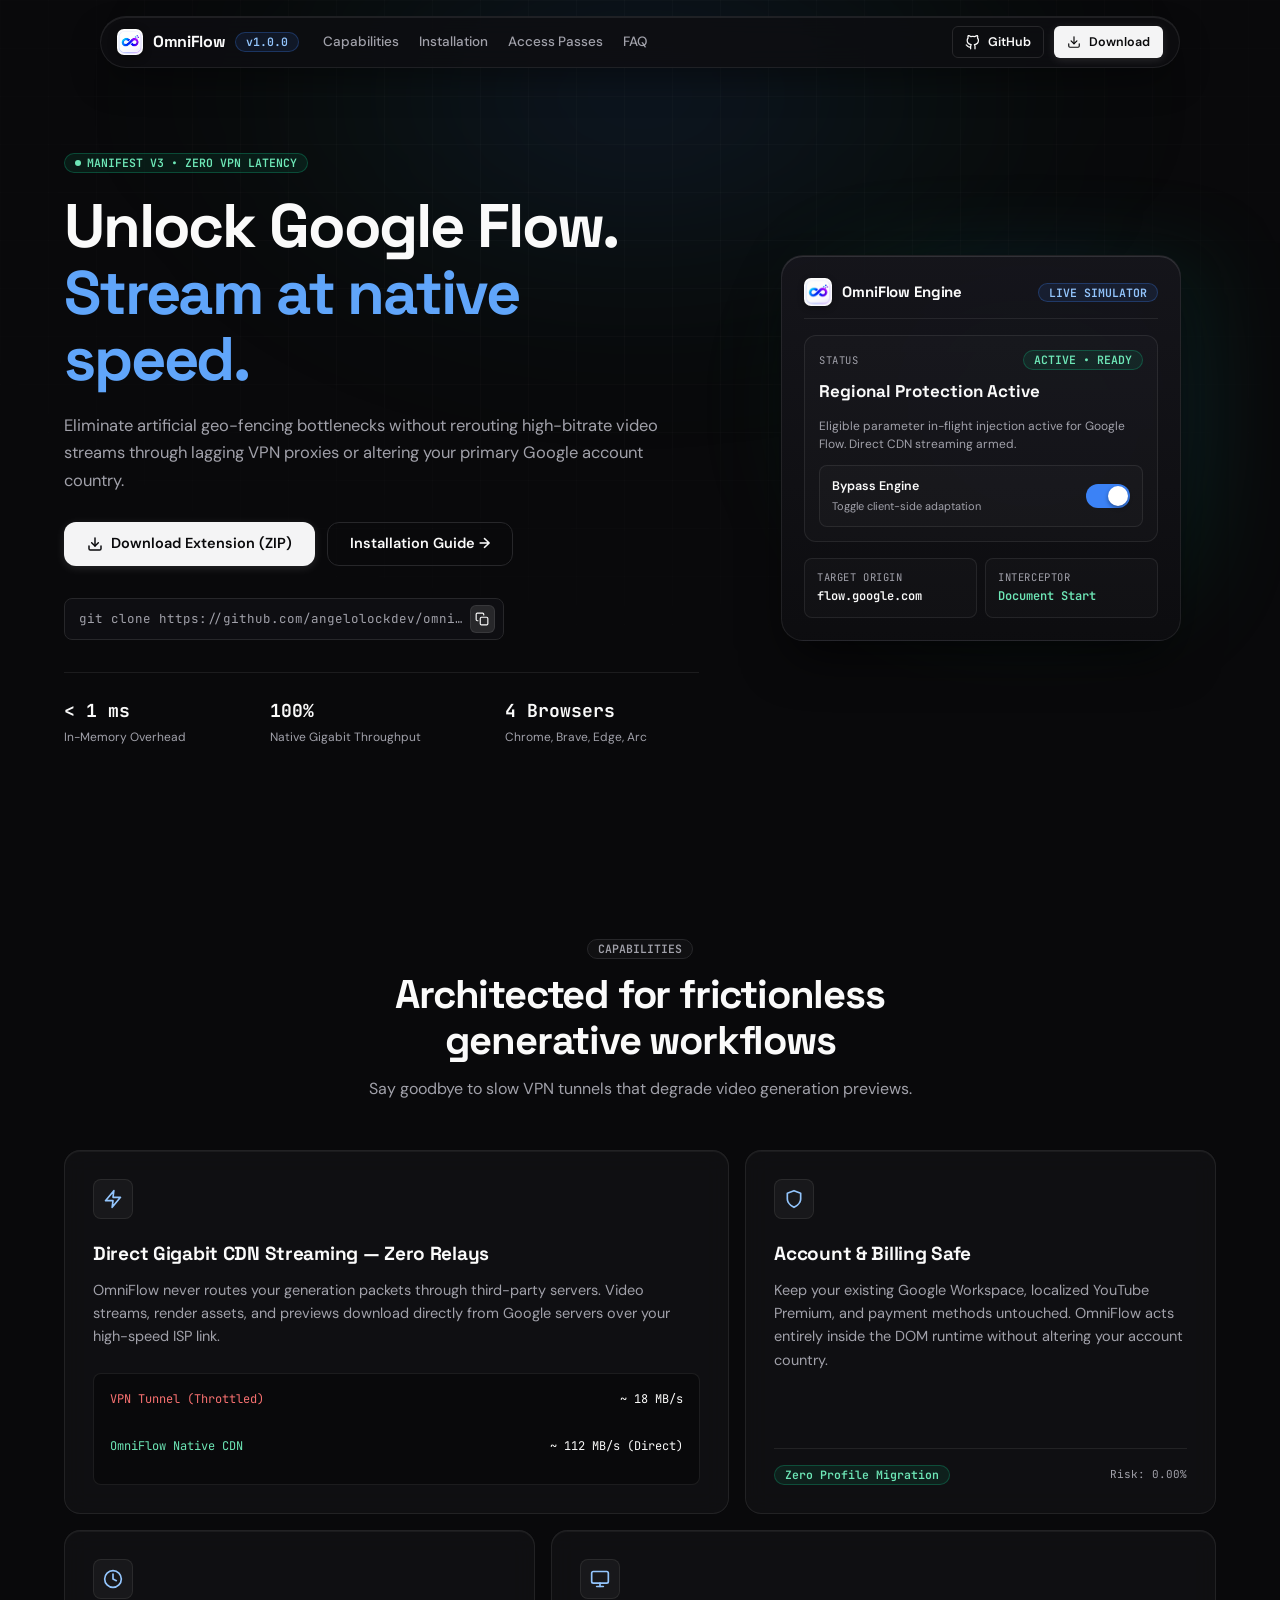
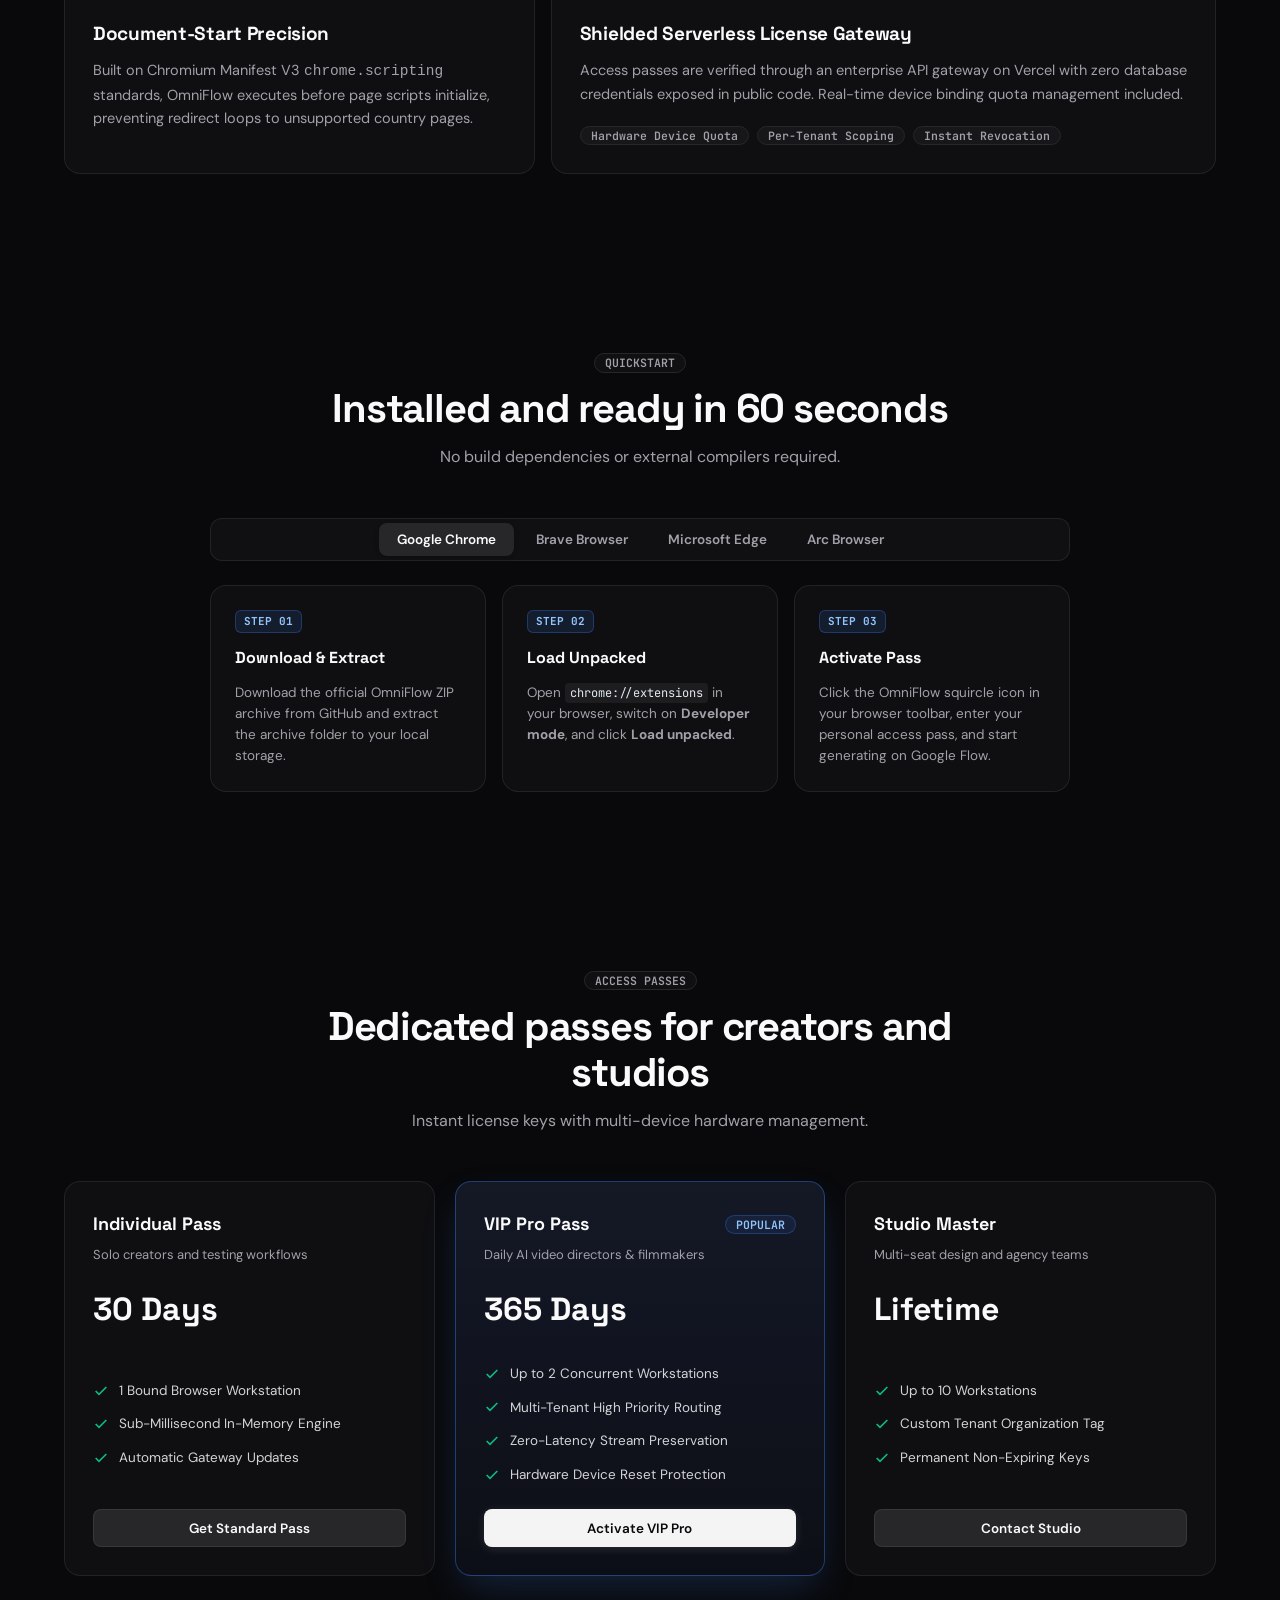
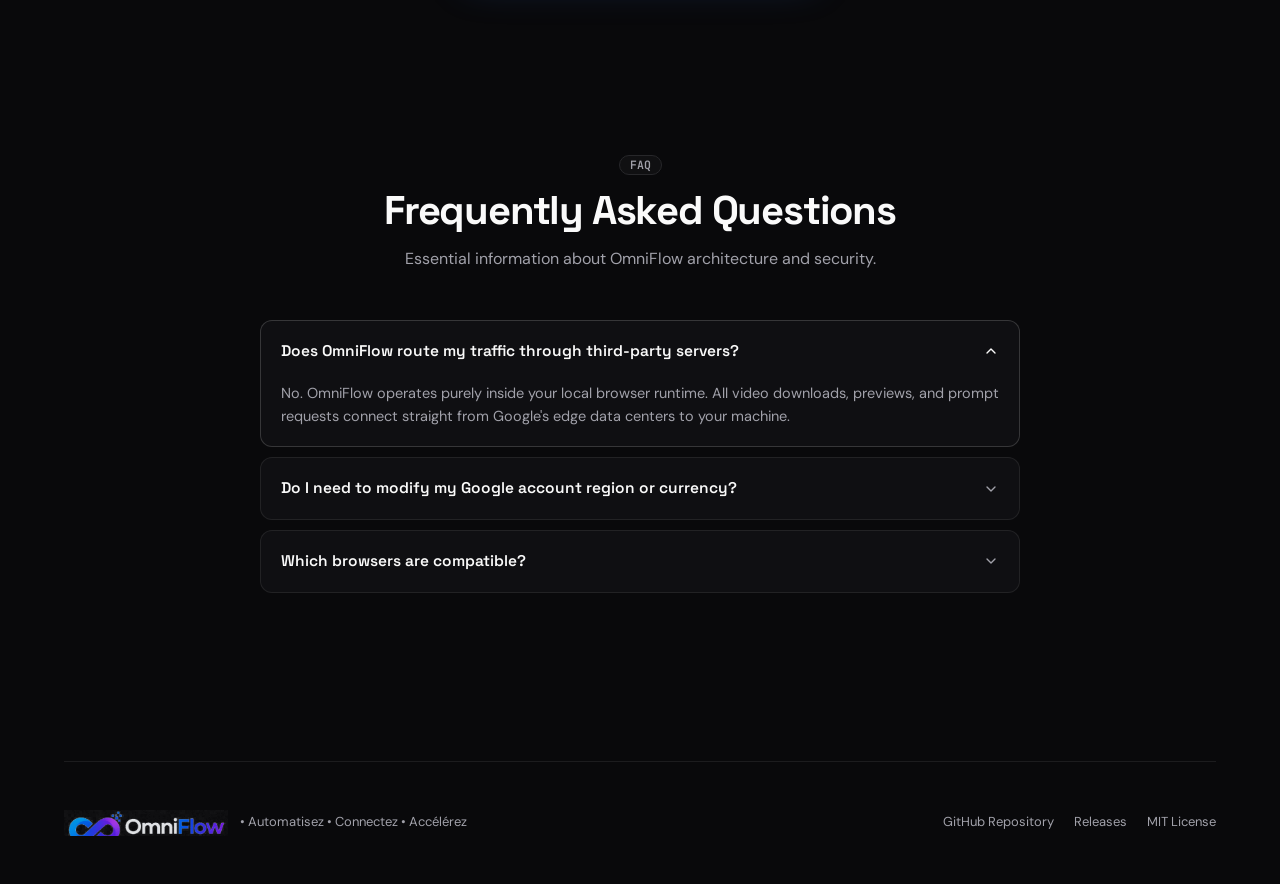
<file: index.html>
<!doctype html>
<html lang="en" class="dark" dir="ltr">
<head>
  <meta charset="utf-8" />
  <meta name="viewport" content="width=device-width, initial-scale=1" />
  <meta name="color-scheme" content="dark" />
  <title>OmniFlow — Regional Acceleration &amp; Stream Unlock for Google Flow</title>
  <meta name="description" content="Access Google Flow globally at native connection speed. Zero VPN throttling, zero account country migration, client-side in-memory adaptation." />
  <link rel="canonical" href="https://angelolockdev.github.io/omniflow/" />

  <!-- OpenGraph / Social Cards -->
  <meta property="og:type" content="website" />
  <meta property="og:url" content="https://angelolockdev.github.io/omniflow/" />
  <meta property="og:title" content="OmniFlow — Regional Acceleration for Google Flow" />
  <meta property="og:description" content="Access Google Flow from anywhere without VPN bottlenecks or Google Account country modifications." />
  <meta property="og:image" content="https://angelolockdev.github.io/omniflow/assets/og-image.png" />
  <meta name="twitter:card" content="summary_large_image" />
  <meta name="twitter:title" content="OmniFlow — Regional Acceleration for Google Flow" />
  <meta name="twitter:description" content="Autonomous client-side region adaptation engine for Google Flow." />
  <meta name="twitter:image" content="https://angelolockdev.github.io/omniflow/assets/og-image.png" />

  <link rel="icon" type="image/png" sizes="32x32" href="assets/icon-32.png" />
  <link rel="icon" type="image/png" sizes="16x16" href="assets/icon-16.png" />
  <link rel="apple-touch-icon" sizes="180x180" href="assets/icon-128.png" />

  <!-- Typography: Space Grotesk (Display) + DM Sans (Body) + JetBrains Mono (Tech Data) -->
  <link rel="preconnect" href="https://fonts.googleapis.com" />
  <link rel="preconnect" href="https://fonts.gstatic.com" crossorigin />
  <link href="https://fonts.googleapis.com/css2?family=DM+Sans:ital,opsz,wght@0,9..40,400;0,9..40,500;0,9..40,600;0,9..40,700;1,9..40,400&family=JetBrains+Mono:wght@400;500;600;700&family=Space+Grotesk:wght@500;600;700&display=swap" rel="stylesheet" />

  <!-- Structured Data: SoftwareApplication & FAQPage -->
  <script type="application/ld+json">
  {
    "@context": "https://schema.org",
    "@graph": [
      {
        "@type": "SoftwareApplication",
        "name": "OmniFlow",
        "operatingSystem": "Chrome, Brave, Edge, Arc, Chromium",
        "applicationCategory": "BrowserApplication",
        "description": "Autonomous client-side region adaptation extension for Google Flow with zero VPN latency.",
        "softwareVersion": "1.0.0",
        "url": "https://angelolockdev.github.io/omniflow/",
        "offers": {
          "@type": "Offer",
          "price": "0",
          "priceCurrency": "USD"
        }
      },
      {
        "@type": "FAQPage",
        "mainEntity": [
          {
            "@type": "Question",
            "name": "Does OmniFlow route video traffic through external VPN proxies?",
            "acceptedAnswer": {
              "@type": "Answer",
              "text": "No. OmniFlow runs locally inside your browser sandbox. All video generations and creative streams load directly from Google servers at 100% of your native connection speed."
            }
          },
          {
            "@type": "Question",
            "name": "Will this impact my Google Account country or payment profiles?",
            "acceptedAnswer": {
              "@type": "Answer",
              "text": "Never. OmniFlow handles regional parameters in-memory before the router redirects, leaving your Google Workspace, billing, and Play Store profiles completely untouched."
            }
          },
          {
            "@type": "Question",
            "name": "Which Chromium browsers are supported?",
            "acceptedAnswer": {
              "@type": "Answer",
              "text": "Any Chromium-based browser supporting Manifest V3: Google Chrome, Brave Browser, Microsoft Edge, Arc Browser, and Opera."
            }
          }
        ]
      }
    ]
  }
  </script>

  <style>
    /* ------------------------------------------------------------- */
    /* shadcn/ui Design System & CSS Variables (Dark Neutral Theme)  */
    /* ------------------------------------------------------------- */
    :root {
      --background: #09090b;          /* Zinc-950 */
      --foreground: #fafafa;          /* Zinc-50 */
      
      --card: rgba(18, 18, 22, 0.72); /* Glass Card */
      --card-solid: #111114;
      --card-foreground: #fafafa;
      
      --popover: #111114;
      --popover-foreground: #fafafa;
      
      --primary: #f4f4f5;             /* High-contrast CTA */
      --primary-foreground: #09090b;
      
      --secondary: #27272a;           /* Zinc-800 */
      --secondary-foreground: #fafafa;
      
      --muted: #1c1c20;
      --muted-foreground: #a1a1aa;    /* Zinc-400 */
      
      --accent: #27272a;
      --accent-foreground: #fafafa;
      --accent-brand: #3b82f6;        /* Electric Blue */
      --accent-emerald: #10b981;      /* Telemetry Green */
      --accent-amber: #f59e0b;
      
      --border: #27272a;              /* 1px Hairline */
      --border-subtle: rgba(255, 255, 255, 0.08);
      --border-highlight: rgba(59, 130, 246, 0.4);
      --input: #27272a;
      --ring: #3b82f6;
      
      --radius-sm: 6px;
      --radius-md: 8px;
      --radius-lg: 12px;
      --radius-xl: 16px;
      --radius-2xl: 22px;
      --radius-full: 9999px;
      
      --font-display: 'Space Grotesk', -apple-system, sans-serif;
      --font-body: 'DM Sans', -apple-system, sans-serif;
      --font-mono: 'JetBrains Mono', monospace;
      
      --ease-out: cubic-bezier(0.16, 1, 0.3, 1);
      --ease-spring: cubic-bezier(0.34, 1.56, 0.64, 1);
    }

    *, *::before, *::after {
      box-sizing: border-box;
      margin: 0;
      padding: 0;
    }

    html {
      scroll-behavior: smooth;
      color-scheme: dark;
    }

    body {
      background-color: var(--background);
      color: var(--foreground);
      font-family: var(--font-body);
      font-size: 15px;
      line-height: 1.6;
      -webkit-font-smoothing: antialiased;
      -moz-osx-font-smoothing: grayscale;
      overflow-x: hidden;
      min-height: 100dvh;
    }

    /* Ambient Background Mesh (Non-intrusive, Fixed, High Performance) */
    .bg-mesh-container {
      position: fixed;
      inset: 0;
      pointer-events: none;
      z-index: 0;
      overflow: hidden;
    }

    .bg-gradient-top {
      position: absolute;
      top: -20%;
      left: 50%;
      transform: translateX(-50%);
      width: 1000px;
      height: 550px;
      background: radial-gradient(ellipse at center, rgba(59, 130, 246, 0.12) 0%, rgba(16, 185, 129, 0.04) 45%, transparent 70%);
      filter: blur(80px);
    }

    .bg-grid-overlay {
      position: absolute;
      inset: 0;
      background-image: 
        linear-gradient(to right, rgba(255, 255, 255, 0.02) 1px, transparent 1px),
        linear-gradient(to bottom, rgba(255, 255, 255, 0.02) 1px, transparent 1px);
      background-size: 48px 48px;
      mask-image: radial-gradient(ellipse 70% 60% at 50% 20%, #000 30%, transparent 100%);
      -webkit-mask-image: radial-gradient(ellipse 70% 60% at 50% 20%, #000 30%, transparent 100%);
    }

    /* Page Container */
    .site-container {
      position: relative;
      z-index: 1;
      width: 100%;
      max-width: 1200px;
      margin: 0 auto;
      padding: 0 24px;
    }

    /* ------------------------------------------------------------- */
    /* shadcn Floating Navigation Bar                                */
    /* ------------------------------------------------------------- */
    .nav-anchor {
      position: fixed;
      top: 16px;
      left: 0;
      right: 0;
      z-index: 50;
      display: flex;
      justify-content: center;
      padding: 0 16px;
      pointer-events: none;
    }

    .nav-bar {
      pointer-events: auto;
      width: 100%;
      max-width: 1080px;
      height: 52px;
      display: flex;
      align-items: center;
      justify-content: space-between;
      padding: 0 16px;
      border-radius: var(--radius-full);
      background: rgba(14, 14, 18, 0.82);
      backdrop-filter: blur(16px);
      -webkit-backdrop-filter: blur(16px);
      border: 1px solid var(--border-subtle);
      box-shadow: 0 16px 36px -10px rgba(0, 0, 0, 0.5), inset 0 1px 0 rgba(255, 255, 255, 0.08);
    }

    .nav-left {
      display: flex;
      align-items: center;
      gap: 24px;
    }

    .nav-brand {
      display: flex;
      align-items: center;
      gap: 10px;
      text-decoration: none;
      color: var(--foreground);
    }

    .nav-brand-img {
      width: 26px;
      height: 26px;
      border-radius: 7px;
      box-shadow: 0 2px 8px rgba(0, 0, 0, 0.4);
    }

    .nav-brand-text {
      font-family: var(--font-display);
      font-weight: 700;
      font-size: 16px;
      letter-spacing: -0.02em;
    }

    .nav-menu {
      display: flex;
      align-items: center;
      gap: 20px;
    }

    .nav-item {
      color: var(--muted-foreground);
      text-decoration: none;
      font-size: 13.5px;
      font-weight: 500;
      transition: color 150ms ease;
    }

    .nav-item:hover, .nav-item:focus-visible {
      color: var(--foreground);
    }

    .nav-actions {
      display: flex;
      align-items: center;
      gap: 10px;
    }

    /* ------------------------------------------------------------- */
    /* shadcn Button Primitives                                      */
    /* ------------------------------------------------------------- */
    .btn {
      display: inline-flex;
      align-items: center;
      justify-content: center;
      gap: 8px;
      font-family: var(--font-body);
      font-size: 13.5px;
      font-weight: 600;
      padding: 0 16px;
      height: 38px;
      border-radius: var(--radius-md);
      text-decoration: none;
      cursor: pointer;
      border: 1px solid transparent;
      transition: all 180ms var(--ease-out);
      white-space: nowrap;
      user-select: none;
    }

    .btn:active {
      transform: scale(0.98);
    }

    .btn-default {
      background-color: var(--primary);
      color: var(--primary-foreground);
      box-shadow: 0 2px 10px rgba(255, 255, 255, 0.12);
    }

    .btn-default:hover {
      background-color: #ffffff;
      box-shadow: 0 4px 16px rgba(255, 255, 255, 0.2);
    }

    .btn-outline {
      background-color: transparent;
      border-color: var(--border);
      color: var(--foreground);
    }

    .btn-outline:hover {
      background-color: rgba(255, 255, 255, 0.04);
      border-color: var(--muted-foreground);
    }

    .btn-secondary {
      background-color: var(--secondary);
      color: var(--secondary-foreground);
      border-color: var(--border-subtle);
    }

    .btn-secondary:hover {
      background-color: #323238;
    }

    .btn-ghost {
      background-color: transparent;
      color: var(--muted-foreground);
    }

    .btn-ghost:hover {
      background-color: rgba(255, 255, 255, 0.05);
      color: var(--foreground);
    }

    .btn-sm {
      height: 32px;
      padding: 0 12px;
      font-size: 12.5px;
      border-radius: var(--radius-sm);
    }

    .btn-lg {
      height: 44px;
      padding: 0 22px;
      font-size: 14.5px;
      border-radius: var(--radius-lg);
    }

    /* ------------------------------------------------------------- */
    /* shadcn Badge Primitives                                       */
    /* ------------------------------------------------------------- */
    .badge {
      display: inline-flex;
      align-items: center;
      gap: 6px;
      font-family: var(--font-mono);
      font-size: 11.5px;
      font-weight: 600;
      padding: 3px 10px;
      border-radius: var(--radius-full);
      border: 1px solid var(--border);
      background-color: rgba(255, 255, 255, 0.03);
      color: var(--muted-foreground);
      line-height: 1;
    }

    .badge-primary {
      background: rgba(59, 130, 246, 0.1);
      border-color: rgba(59, 130, 246, 0.28);
      color: #93c5fd;
    }

    .badge-success {
      background: rgba(16, 185, 129, 0.1);
      border-color: rgba(16, 185, 129, 0.3);
      color: #6ee7b7;
    }

    .badge-dot {
      width: 6px;
      height: 6px;
      border-radius: 50%;
      background-color: currentColor;
    }

    .pulse-dot {
      animation: pulse-ring 2s infinite ease-out;
    }

    @keyframes pulse-ring {
      0% { opacity: 0.8; transform: scale(0.9); }
      50% { opacity: 1; transform: scale(1.15); box-shadow: 0 0 8px currentColor; }
      100% { opacity: 0.8; transform: scale(0.9); }
    }

    /* ------------------------------------------------------------- */
    /* Section 1: Asymmetric Split Hero (Variance: 8, Density: 4)    */
    /* ------------------------------------------------------------- */
    .hero-section {
      min-height: calc(100dvh - 52px);
      display: flex;
      align-items: center;
      padding: 120px 0 72px;
    }

    .hero-grid {
      width: 100%;
      display: grid;
      grid-template-columns: 1.15fr 0.85fr;
      gap: 48px;
      align-items: center;
    }

    .hero-content {
      display: flex;
      flex-direction: column;
      align-items: flex-start;
    }

    .hero-eyebrow {
      margin-bottom: 20px;
    }

    .hero-headline {
      font-family: var(--font-display);
      font-size: clamp(2.4rem, 4.8vw, 3.85rem);
      font-weight: 700;
      line-height: 1.08;
      letter-spacing: -0.035em;
      color: var(--foreground);
      margin-bottom: 20px;
    }

    .headline-accent {
      color: #60a5fa;
      display: inline-block;
    }

    .hero-description {
      font-size: 16.5px;
      color: var(--muted-foreground);
      max-width: 54ch;
      line-height: 1.65;
      margin-bottom: 28px;
    }

    .hero-cta-group {
      display: flex;
      flex-wrap: wrap;
      align-items: center;
      gap: 12px;
      margin-bottom: 32px;
    }

    /* shadcn Command Copy Box */
    .command-box {
      display: flex;
      align-items: center;
      justify-content: space-between;
      width: 100%;
      max-width: 440px;
      height: 42px;
      padding: 0 8px 0 14px;
      background: rgba(18, 18, 22, 0.7);
      border: 1px solid var(--border);
      border-radius: var(--radius-md);
      font-family: var(--font-mono);
      font-size: 12.5px;
      color: var(--muted-foreground);
      margin-bottom: 32px;
      transition: border-color 150ms ease;
    }

    .command-box:hover {
      border-color: rgba(255, 255, 255, 0.2);
    }

    .command-text {
      overflow: hidden;
      text-overflow: ellipsis;
      white-space: nowrap;
    }

    .copy-btn {
      display: inline-flex;
      align-items: center;
      justify-content: center;
      width: 28px;
      height: 28px;
      border-radius: var(--radius-sm);
      background: var(--secondary);
      border: 1px solid var(--border-subtle);
      color: var(--foreground);
      cursor: pointer;
      transition: all 150ms ease;
    }

    .copy-btn:hover {
      background: #35353d;
      color: #ffffff;
    }

    /* Trust / Telemetry Stats */
    .hero-stats {
      width: 100%;
      display: grid;
      grid-template-columns: repeat(3, auto);
      gap: 32px;
      padding-top: 24px;
      border-top: 1px solid var(--border-subtle);
    }

    .stat-item {
      display: flex;
      flex-direction: column;
      gap: 2px;
    }

    .stat-number {
      font-family: var(--font-mono);
      font-size: 18px;
      font-weight: 700;
      color: var(--foreground);
    }

    .stat-label {
      font-size: 12px;
      color: var(--muted-foreground);
    }

    /* ------------------------------------------------------------- */
    /* shadcn HUD Card (Interactive Simulator)                       */
    /* ------------------------------------------------------------- */
    .hud-card-wrapper {
      position: relative;
      display: flex;
      justify-content: center;
    }

    .hud-card-glow {
      position: absolute;
      inset: -12px;
      background: radial-gradient(circle at 60% 40%, rgba(59, 130, 246, 0.18), rgba(16, 185, 129, 0.08) 50%, transparent 75%);
      filter: blur(36px);
      pointer-events: none;
      z-index: 0;
    }

    .hud-card {
      position: relative;
      z-index: 1;
      width: 100%;
      max-width: 400px;
      border-radius: var(--radius-2xl);
      background: linear-gradient(180deg, rgba(22, 22, 28, 0.94) 0%, rgba(13, 13, 16, 0.98) 100%);
      border: 1px solid var(--border-subtle);
      box-shadow: 
        0 24px 50px -12px rgba(0, 0, 0, 0.7), 
        inset 0 1px 0 rgba(255, 255, 255, 0.12);
      padding: 22px;
      display: flex;
      flex-direction: column;
      gap: 16px;
    }

    .hud-header {
      display: flex;
      align-items: center;
      justify-content: space-between;
      padding-bottom: 12px;
      border-bottom: 1px solid var(--border-subtle);
    }

    .hud-title-wrap {
      display: flex;
      align-items: center;
      gap: 10px;
    }

    .hud-icon {
      width: 28px;
      height: 28px;
      border-radius: 7px;
      box-shadow: 0 2px 6px rgba(0, 0, 0, 0.3);
    }

    .hud-title {
      font-family: var(--font-display);
      font-size: 15px;
      font-weight: 700;
      letter-spacing: -0.01em;
    }

    .hud-state-box {
      background: rgba(255, 255, 255, 0.02);
      border: 1px solid var(--border-subtle);
      border-radius: var(--radius-lg);
      padding: 14px;
      display: flex;
      flex-direction: column;
      gap: 12px;
    }

    .hud-row {
      display: flex;
      align-items: center;
      justify-content: space-between;
    }

    .hud-label-xs {
      font-family: var(--font-mono);
      font-size: 10.5px;
      color: var(--muted-foreground);
      letter-spacing: 0.05em;
      text-transform: uppercase;
    }

    .hud-state-title {
      font-family: var(--font-display);
      font-size: 17px;
      font-weight: 700;
      margin-top: -4px;
    }

    .hud-state-desc {
      font-size: 12px;
      color: var(--muted-foreground);
      line-height: 1.5;
    }

    /* shadcn Switch Primitive */
    .switch-row {
      display: flex;
      align-items: center;
      justify-content: space-between;
      padding: 10px 12px;
      border-radius: var(--radius-md);
      background: rgba(255, 255, 255, 0.02);
      border: 1px solid var(--border-subtle);
    }

    .switch-label-group {
      display: flex;
      flex-direction: column;
      gap: 2px;
    }

    .switch-label-title {
      font-size: 12.5px;
      font-weight: 600;
    }

    .switch-label-sub {
      font-size: 11px;
      color: var(--muted-foreground);
    }

    .shadcn-switch {
      width: 44px;
      height: 24px;
      border-radius: var(--radius-full);
      background-color: var(--accent-brand);
      border: none;
      padding: 2px;
      cursor: pointer;
      display: flex;
      align-items: center;
      justify-content: flex-end;
      transition: background-color 180ms ease;
    }

    .shadcn-switch[aria-checked="false"] {
      background-color: var(--secondary);
      justify-content: flex-start;
    }

    .shadcn-switch-thumb {
      width: 20px;
      height: 20px;
      border-radius: 50%;
      background-color: #ffffff;
      box-shadow: 0 2px 4px rgba(0, 0, 0, 0.4);
    }

    .hud-telemetry-grid {
      display: grid;
      grid-template-columns: 1fr 1fr;
      gap: 8px;
    }

    .hud-metric-cell {
      padding: 10px 12px;
      border-radius: var(--radius-md);
      background: rgba(255, 255, 255, 0.02);
      border: 1px solid var(--border-subtle);
    }

    .hud-metric-value {
      font-family: var(--font-mono);
      font-size: 12px;
      font-weight: 600;
      color: var(--foreground);
      margin-top: 2px;
    }

    /* ------------------------------------------------------------- */
    /* Section 2: Bento Capabilities Grid (Vercel / shadcn Style)    */
    /* ------------------------------------------------------------- */
    .section-block {
      padding: 88px 0;
    }

    .section-header {
      max-width: 640px;
      margin: 0 auto 48px;
      text-align: center;
    }

    .section-tag {
      margin-bottom: 12px;
    }

    .section-h2 {
      font-family: var(--font-display);
      font-size: clamp(1.85rem, 3.2vw, 2.5rem);
      font-weight: 700;
      letter-spacing: -0.03em;
      line-height: 1.15;
      margin-bottom: 12px;
    }

    .section-p {
      color: var(--muted-foreground);
      font-size: 16px;
    }

    .bento-grid-container {
      display: grid;
      grid-template-columns: repeat(12, 1fr);
      gap: 16px;
    }

    /* shadcn Card Container */
    .shadcn-card {
      position: relative;
      background: var(--card);
      border: 1px solid var(--border-subtle);
      border-radius: var(--radius-xl);
      padding: 28px;
      overflow: hidden;
      display: flex;
      flex-direction: column;
      justify-content: space-between;
      backdrop-filter: blur(12px);
      -webkit-backdrop-filter: blur(12px);
      box-shadow: inset 0 1px 0 rgba(255, 255, 255, 0.05);
      transition: border-color 200ms ease, transform 200ms var(--ease-out);
    }

    .shadcn-card:hover {
      border-color: rgba(255, 255, 255, 0.18);
      transform: translateY(-2px);
    }

    .col-span-7 { grid-column: span 7; }
    .col-span-5 { grid-column: span 5; }
    .col-span-4 { grid-column: span 4; }
    .col-span-8 { grid-column: span 8; }
    .col-span-12 { grid-column: span 12; }

    .card-icon-box {
      width: 40px;
      height: 40px;
      border-radius: var(--radius-md);
      background: rgba(255, 255, 255, 0.04);
      border: 1px solid var(--border-subtle);
      color: #93c5fd;
      display: flex;
      align-items: center;
      justify-content: center;
      margin-bottom: 20px;
    }

    .card-h3 {
      font-family: var(--font-display);
      font-size: 19px;
      font-weight: 700;
      letter-spacing: -0.015em;
      margin-bottom: 10px;
      color: var(--foreground);
    }

    .card-p {
      color: var(--muted-foreground);
      font-size: 14.5px;
      line-height: 1.6;
    }

    /* Visual Telemetry Widget inside Bento Card */
    .flow-compare-widget {
      margin-top: 24px;
      padding: 16px;
      border-radius: var(--radius-md);
      background: rgba(0, 0, 0, 0.35);
      border: 1px solid var(--border-subtle);
      display: flex;
      flex-direction: column;
      gap: 12px;
    }

    .compare-bar {
      display: flex;
      align-items: center;
      justify-content: space-between;
      gap: 12px;
      font-family: var(--font-mono);
      font-size: 12px;
    }

    .progress-track {
      flex: 1;
      height: 8px;
      background: rgba(255, 255, 255, 0.06);
      border-radius: var(--radius-full);
      overflow: hidden;
    }

    .progress-fill-vpn {
      width: 18%;
      height: 100%;
      background: #ef4444;
      border-radius: var(--radius-full);
    }

    .progress-fill-omniflow {
      width: 100%;
      height: 100%;
      background: var(--accent-emerald);
      border-radius: var(--radius-full);
    }

    /* ------------------------------------------------------------- */
    /* Section 3: Interactive Tabs Installation Workflow             */
    /* ------------------------------------------------------------- */
    .tabs-wrapper {
      max-width: 860px;
      margin: 0 auto;
    }

    .tabs-list {
      display: flex;
      align-items: center;
      gap: 4px;
      padding: 4px;
      background: rgba(255, 255, 255, 0.03);
      border: 1px solid var(--border-subtle);
      border-radius: var(--radius-lg);
      margin-bottom: 24px;
      justify-content: center;
    }

    .tabs-trigger {
      padding: 8px 18px;
      font-family: var(--font-body);
      font-size: 13.5px;
      font-weight: 600;
      border: none;
      background: transparent;
      color: var(--muted-foreground);
      border-radius: var(--radius-md);
      cursor: pointer;
      transition: all 150ms ease;
    }

    .tabs-trigger.is-active {
      background: var(--secondary);
      color: var(--foreground);
      box-shadow: 0 1px 4px rgba(0, 0, 0, 0.3);
    }

    .steps-stack {
      display: grid;
      grid-template-columns: repeat(3, 1fr);
      gap: 16px;
    }

    .step-card {
      background: var(--card);
      border: 1px solid var(--border-subtle);
      border-radius: var(--radius-xl);
      padding: 24px;
      display: flex;
      flex-direction: column;
      gap: 12px;
    }

    .step-index-badge {
      align-self: flex-start;
      font-family: var(--font-mono);
      font-size: 11px;
      font-weight: 700;
      padding: 2px 8px;
      border-radius: var(--radius-sm);
      background: rgba(59, 130, 246, 0.12);
      border: 1px solid rgba(59, 130, 246, 0.3);
      color: #93c5fd;
    }

    .step-title {
      font-family: var(--font-display);
      font-size: 16px;
      font-weight: 700;
    }

    .step-body {
      font-size: 13.5px;
      color: var(--muted-foreground);
      line-height: 1.55;
    }

    .step-body code {
      font-family: var(--font-mono);
      font-size: 12px;
      background: rgba(255, 255, 255, 0.06);
      padding: 2px 5px;
      border-radius: 4px;
      color: #e2e8f0;
    }

    /* ------------------------------------------------------------- */
    /* Section 4: Access Tiers & Licenses                            */
    /* ------------------------------------------------------------- */
    .pricing-grid {
      display: grid;
      grid-template-columns: repeat(3, 1fr);
      gap: 20px;
      align-items: stretch;
    }

    .price-card {
      background: var(--card);
      border: 1px solid var(--border-subtle);
      border-radius: var(--radius-xl);
      padding: 28px;
      display: flex;
      flex-direction: column;
      justify-content: space-between;
      gap: 24px;
      transition: all 180ms ease;
    }

    .price-card.featured-card {
      border: 1px solid var(--border-highlight);
      background: linear-gradient(180deg, rgba(24, 30, 48, 0.75) 0%, rgba(14, 16, 24, 0.9) 100%);
      box-shadow: 0 16px 40px -10px rgba(59, 130, 246, 0.25);
    }

    .price-card-header {
      display: flex;
      flex-direction: column;
      gap: 6px;
    }

    .price-tier-name {
      font-family: var(--font-display);
      font-size: 18px;
      font-weight: 700;
    }

    .price-tier-sub {
      font-size: 13px;
      color: var(--muted-foreground);
    }

    .price-tag {
      font-family: var(--font-display);
      font-size: 32px;
      font-weight: 700;
      color: var(--foreground);
      margin: 12px 0 4px;
    }

    .feature-list {
      list-style: none;
      display: flex;
      flex-direction: column;
      gap: 12px;
    }

    .feature-item {
      display: flex;
      align-items: center;
      gap: 10px;
      font-size: 13.5px;
      color: #d4d4d8;
    }

    .feature-check {
      color: var(--accent-emerald);
      flex-shrink: 0;
    }

    /* ------------------------------------------------------------- */
    /* Section 5: shadcn Collapsible FAQ                             */
    /* ------------------------------------------------------------- */
    .faq-container {
      max-width: 760px;
      margin: 0 auto;
      display: flex;
      flex-direction: column;
      gap: 10px;
    }

    .faq-item {
      background: var(--card);
      border: 1px solid var(--border-subtle);
      border-radius: var(--radius-lg);
      overflow: hidden;
      transition: border-color 150ms ease;
    }

    .faq-item[open] {
      border-color: rgba(255, 255, 255, 0.16);
    }

    .faq-summary {
      padding: 18px 20px;
      font-family: var(--font-display);
      font-size: 15.5px;
      font-weight: 600;
      cursor: pointer;
      list-style: none;
      display: flex;
      align-items: center;
      justify-content: space-between;
      user-select: none;
    }

    .faq-summary::-webkit-details-marker {
      display: none;
    }

    .faq-chevron {
      color: var(--muted-foreground);
      transition: transform 180ms ease;
    }

    .faq-item[open] .faq-chevron {
      transform: rotate(180deg);
      color: var(--foreground);
    }

    .faq-body {
      padding: 0 20px 18px;
      color: var(--muted-foreground);
      font-size: 14.5px;
      line-height: 1.6;
    }

    /* ------------------------------------------------------------- */
    /* shadcn Footer                                                 */
    /* ------------------------------------------------------------- */
    .site-footer {
      border-top: 1px solid var(--border-subtle);
      margin-top: 80px;
      padding: 48px 0;
    }

    .footer-inner {
      display: flex;
      align-items: center;
      justify-content: space-between;
      flex-wrap: wrap;
      gap: 20px;
    }

    .footer-brand-wrap {
      display: flex;
      align-items: center;
      gap: 12px;
    }

    .footer-slogan {
      font-size: 13px;
      color: var(--muted-foreground);
    }

    .footer-links {
      display: flex;
      align-items: center;
      gap: 20px;
    }

    .footer-link {
      font-size: 13px;
      color: var(--muted-foreground);
      text-decoration: none;
      transition: color 150ms ease;
    }

    .footer-link:hover {
      color: var(--foreground);
    }

    /* ------------------------------------------------------------- */
    /* Focus & Accessibility State                                   */
    /* ------------------------------------------------------------- */
    a:focus-visible, button:focus-visible, summary:focus-visible {
      outline: 2px solid var(--ring);
      outline-offset: 3px;
    }

    /* ------------------------------------------------------------- */
    /* Mobile Collapse Guard (Breakpoints: < 960px & < 768px)        */
    /* ------------------------------------------------------------- */
    @media (max-width: 960px) {
      .hero-grid {
        grid-template-columns: 1fr;
        gap: 40px;
      }
      .hero-content {
        align-items: center;
        text-align: center;
      }
      .hero-cta-group {
        justify-content: center;
      }
      .command-box {
        margin: 0 auto 32px;
      }
      .hero-stats {
        justify-content: center;
      }
      .col-span-7, .col-span-5, .col-span-4, .col-span-8 {
        grid-column: span 12;
      }
      .steps-stack, .pricing-grid {
        grid-template-columns: 1fr;
      }
      .nav-menu {
        display: none;
      }
    }

    @media (prefers-reduced-motion: reduce) {
      *, *::before, *::after {
        animation-duration: 0.01ms !important;
        transition-duration: 0.01ms !important;
        scroll-behavior: auto !important;
      }
    }
  </style>
</head>
<body>
  <!-- Atmospheric Mesh & Background Grid -->
  <div class="bg-mesh-container" aria-hidden="true">
    <div class="bg-gradient-top"></div>
    <div class="bg-grid-overlay"></div>
  </div>

  <!-- Floating shadcn Navbar -->
  <div class="nav-anchor">
    <nav class="nav-bar" aria-label="Primary Navigation">
      <div class="nav-left">
        <a href="#" class="nav-brand">
          <img src="assets/icon-48.png" alt="OmniFlow Logo" class="nav-brand-img" width="26" height="26" />
          <span class="nav-brand-text">OmniFlow</span>
          <span class="badge badge-primary">v1.0.0</span>
        </a>
        <div class="nav-menu">
          <a href="#features" class="nav-item">Capabilities</a>
          <a href="#installation" class="nav-item">Installation</a>
          <a href="#passes" class="nav-item">Access Passes</a>
          <a href="#faq" class="nav-item">FAQ</a>
        </div>
      </div>

      <div class="nav-actions">
        <a href="https://github.com/angelolockdev/omniflow" target="_blank" rel="noopener noreferrer" class="btn btn-outline btn-sm">
          <svg width="15" height="15" viewBox="0 0 24 24" fill="none" stroke="currentColor" stroke-width="2" stroke-linecap="round" stroke-linejoin="round" aria-hidden="true">
            <path d="M9 19c-5 1.5-5-2.5-7-3m14 6v-3.87a3.37 3.37 0 0 0-.94-2.61c3.14-.35 6.44-1.54 6.44-7A5.44 5.44 0 0 0 20 4.77 5.07 5.07 0 0 0 19.91 1S18.73.65 16 2.48a13.38 13.38 0 0 0-7 0C6.27.65 5.09 1 5.09 1A5.07 5.07 0 0 0 5 4.77a5.44 5.44 0 0 0-1.5 3.78c0 5.42 3.3 6.61 6.44 7A3.37 3.37 0 0 0 9 18.13V22"></path>
          </svg>
          <span>GitHub</span>
        </a>
        <a href="https://github.com/angelolockdev/omniflow/archive/refs/heads/main.zip" class="btn btn-default btn-sm">
          <svg width="14" height="14" viewBox="0 0 24 24" fill="none" stroke="currentColor" stroke-width="2" stroke-linecap="round" stroke-linejoin="round" aria-hidden="true">
            <path d="M21 15v4a2 2 0 0 1-2 2H5a2 2 0 0 1-2-2v-4"></path>
            <polyline points="7 10 12 15 17 10"></polyline>
            <line x1="12" y1="15" x2="12" y2="3"></line>
          </svg>
          <span>Download</span>
        </a>
      </div>
    </nav>
  </div>

  <main class="site-container">
    <!-- Asymmetric Split Hero Section -->
    <section class="hero-section">
      <div class="hero-grid">
        <div class="hero-content">
          <div class="hero-eyebrow">
            <span class="badge badge-success">
              <span class="badge-dot pulse-dot" aria-hidden="true"></span>
              <span>MANIFEST V3 &bull; ZERO VPN LATENCY</span>
            </span>
          </div>

          <h1 class="hero-headline">
            Unlock Google Flow.<br />
            <span class="headline-accent">Stream at native speed.</span>
          </h1>

          <p class="hero-description">
            Eliminate artificial geo-fencing bottlenecks without rerouting high-bitrate video streams through lagging VPN proxies or altering your primary Google account country.
          </p>

          <div class="hero-cta-group">
            <a href="https://github.com/angelolockdev/omniflow/archive/refs/heads/main.zip" class="btn btn-default btn-lg">
              <svg width="16" height="16" viewBox="0 0 24 24" fill="none" stroke="currentColor" stroke-width="2.2" stroke-linecap="round" stroke-linejoin="round" aria-hidden="true">
                <path d="M21 15v4a2 2 0 0 1-2 2H5a2 2 0 0 1-2-2v-4"></path>
                <polyline points="7 10 12 15 17 10"></polyline>
                <line x1="12" y1="15" x2="12" y2="3"></line>
              </svg>
              <span>Download Extension (ZIP)</span>
            </a>
            <a href="#installation" class="btn btn-outline btn-lg">
              <span>Installation Guide &rarr;</span>
            </a>
          </div>

          <!-- Command Box with Click-to-Copy -->
          <div class="command-box">
            <span class="command-text" id="cmd-text">git clone https://github.com/angelolockdev/omniflow.git</span>
            <button class="copy-btn" id="btn-copy-cmd" type="button" title="Copy clone command" aria-label="Copy clone command">
              <svg id="copy-icon-idle" width="14" height="14" viewBox="0 0 24 24" fill="none" stroke="currentColor" stroke-width="2" stroke-linecap="round" stroke-linejoin="round">
                <rect x="9" y="9" width="13" height="13" rx="2" ry="2"></rect>
                <path d="M5 15H4a2 2 0 0 1-2-2V4a2 2 0 0 1 2-2h9a2 2 0 0 1 2 2v1"></path>
              </svg>
              <svg id="copy-icon-success" width="14" height="14" viewBox="0 0 24 24" fill="none" stroke="currentColor" stroke-width="2.5" stroke-linecap="round" stroke-linejoin="round" style="display: none; color: #10b981;">
                <polyline points="20 6 9 17 4 12"></polyline>
              </svg>
            </button>
          </div>

          <!-- Technical Metrics Strip -->
          <div class="hero-stats">
            <div class="stat-item">
              <span class="stat-number">&lt; 1 ms</span>
              <span class="stat-label">In-Memory Overhead</span>
            </div>
            <div class="stat-item">
              <span class="stat-number">100%</span>
              <span class="stat-label">Native Gigabit Throughput</span>
            </div>
            <div class="stat-item">
              <span class="stat-number">4 Browsers</span>
              <span class="stat-label">Chrome, Brave, Edge, Arc</span>
            </div>
          </div>
        </div>

        <!-- Interactive HUD Simulator (shadcn Component) -->
        <div class="hud-card-wrapper">
          <div class="hud-card-glow" aria-hidden="true"></div>
          <div class="hud-card" role="region" aria-label="Interactive OmniFlow HUD Simulator">
            <div class="hud-header">
              <div class="hud-title-wrap">
                <img src="assets/icon.png" alt="OmniFlow Squircle" class="hud-icon" width="28" height="28" />
                <span class="hud-title">OmniFlow Engine</span>
              </div>
              <span class="badge badge-primary">LIVE SIMULATOR</span>
            </div>

            <div class="hud-state-box">
              <div class="hud-row">
                <span class="hud-label-xs">STATUS</span>
                <span id="hud-status-badge" class="badge badge-success">ACTIVE &bull; READY</span>
              </div>
              <div id="hud-status-title" class="hud-state-title">Regional Protection Active</div>
              <p id="hud-status-desc" class="hud-state-desc">
                Eligible parameter in-flight injection active for Google Flow. Direct CDN streaming armed.
              </p>

              <!-- Interactive Switch -->
              <div class="switch-row">
                <div class="switch-label-group">
                  <span class="switch-label-title">Bypass Engine</span>
                  <span class="switch-label-sub">Toggle client-side adaptation</span>
                </div>
                <button id="hud-switch" class="shadcn-switch" type="button" role="switch" aria-checked="true" aria-label="Toggle OmniFlow Engine">
                  <span class="shadcn-switch-thumb"></span>
                </button>
              </div>
            </div>

            <div class="hud-telemetry-grid">
              <div class="hud-metric-cell">
                <div class="hud-label-xs">TARGET ORIGIN</div>
                <div class="hud-metric-value">flow.google.com</div>
              </div>
              <div class="hud-metric-cell">
                <div class="hud-label-xs">INTERCEPTOR</div>
                <div id="hud-interceptor-state" class="hud-metric-value" style="color: #6ee7b7;">Document Start</div>
              </div>
            </div>
          </div>
        </div>
      </div>
    </section>

    <!-- Section 2: Bento 2.0 Capabilities Grid -->
    <section id="features" class="section-block">
      <div class="section-header">
        <div class="section-tag">
          <span class="badge">CAPABILITIES</span>
        </div>
        <h2 class="section-h2">Architected for frictionless generative workflows</h2>
        <p class="section-p">Say goodbye to slow VPN tunnels that degrade video generation previews.</p>
      </div>

      <div class="bento-grid-container">
        <!-- Feature 1: Gigabit CDN Streaming -->
        <article class="shadcn-card col-span-7">
          <div>
            <div class="card-icon-box">
              <svg width="20" height="20" viewBox="0 0 24 24" fill="none" stroke="currentColor" stroke-width="2" stroke-linecap="round" stroke-linejoin="round">
                <polygon points="13 2 3 14 12 14 11 22 21 10 12 10 13 2"></polygon>
              </svg>
            </div>
            <h3 class="card-h3">Direct Gigabit CDN Streaming — Zero Relays</h3>
            <p class="card-p">
              OmniFlow never routes your generation packets through third-party servers. Video streams, render assets, and previews download directly from Google servers over your high-speed ISP link.
            </p>
          </div>

          <div class="flow-compare-widget">
            <div class="compare-bar">
              <span style="color: #f87171;">VPN Tunnel (Throttled)</span>
              <span>~ 18 MB/s</span>
            </div>
            <div class="progress-track">
              <div class="progress-fill-vpn"></div>
            </div>
            <div class="compare-bar" style="margin-top: 4px;">
              <span style="color: #6ee7b7;">OmniFlow Native CDN</span>
              <span>~ 112 MB/s (Direct)</span>
            </div>
            <div class="progress-track">
              <div class="progress-fill-omniflow"></div>
            </div>
          </div>
        </article>

        <!-- Feature 2: Google Account Safe -->
        <article class="shadcn-card col-span-5">
          <div>
            <div class="card-icon-box">
              <svg width="20" height="20" viewBox="0 0 24 24" fill="none" stroke="currentColor" stroke-width="2" stroke-linecap="round" stroke-linejoin="round">
                <path d="M12 22s8-4 8-10V5l-8-3-8 3v7c0 6 8 10 8 10z"></path>
              </svg>
            </div>
            <h3 class="card-h3">Account &amp; Billing Safe</h3>
            <p class="card-p">
              Keep your existing Google Workspace, localized YouTube Premium, and payment methods untouched. OmniFlow acts entirely inside the DOM runtime without altering your account country.
            </p>
          </div>
          <div style="margin-top: 24px; padding-top: 16px; border-top: 1px solid var(--border-subtle); display: flex; align-items: center; justify-content: space-between;">
            <span class="badge badge-success">Zero Profile Migration</span>
            <span style="font-family: var(--font-mono); font-size: 11px; color: var(--muted-foreground);">Risk: 0.00%</span>
          </div>
        </article>

        <!-- Feature 3: Document Start Precision -->
        <article class="shadcn-card col-span-5">
          <div>
            <div class="card-icon-box">
              <svg width="20" height="20" viewBox="0 0 24 24" fill="none" stroke="currentColor" stroke-width="2" stroke-linecap="round" stroke-linejoin="round">
                <circle cx="12" cy="12" r="10"></circle>
                <polyline points="12 6 12 12 16 14"></polyline>
              </svg>
            </div>
            <h3 class="card-h3">Document-Start Precision</h3>
            <p class="card-p">
              Built on Chromium Manifest V3 <code>chrome.scripting</code> standards, OmniFlow executes before page scripts initialize, preventing redirect loops to unsupported country pages.
            </p>
          </div>
        </article>

        <!-- Feature 4: Shielded Multi-Tenant Gateway -->
        <article class="shadcn-card col-span-7">
          <div>
            <div class="card-icon-box">
              <svg width="20" height="20" viewBox="0 0 24 24" fill="none" stroke="currentColor" stroke-width="2" stroke-linecap="round" stroke-linejoin="round">
                <rect x="2" y="3" width="20" height="14" rx="2" ry="2"></rect>
                <line x1="8" y1="21" x2="16" y2="21"></line>
                <line x1="12" y1="17" x2="12" y2="21"></line>
              </svg>
            </div>
            <h3 class="card-h3">Shielded Serverless License Gateway</h3>
            <p class="card-p">
              Access passes are verified through an enterprise API gateway on Vercel with zero database credentials exposed in public code. Real-time device binding quota management included.
            </p>
          </div>
          <div style="margin-top: 20px; display: flex; gap: 8px; flex-wrap: wrap;">
            <span class="badge">Hardware Device Quota</span>
            <span class="badge">Per-Tenant Scoping</span>
            <span class="badge">Instant Revocation</span>
          </div>
        </article>
      </div>
    </section>

    <!-- Section 3: Interactive Tabs Installation -->
    <section id="installation" class="section-block">
      <div class="section-header">
        <div class="section-tag">
          <span class="badge">QUICKSTART</span>
        </div>
        <h2 class="section-h2">Installed and ready in 60 seconds</h2>
        <p class="section-p">No build dependencies or external compilers required.</p>
      </div>

      <div class="tabs-wrapper">
        <div class="tabs-list" role="tablist">
          <button class="tabs-trigger is-active" data-tab="chrome" type="button" role="tab" aria-selected="true">Google Chrome</button>
          <button class="tabs-trigger" data-tab="brave" type="button" role="tab" aria-selected="false">Brave Browser</button>
          <button class="tabs-trigger" data-tab="edge" type="button" role="tab" aria-selected="false">Microsoft Edge</button>
          <button class="tabs-trigger" data-tab="arc" type="button" role="tab" aria-selected="false">Arc Browser</button>
        </div>

        <div class="steps-stack">
          <div class="step-card">
            <span class="step-index-badge">STEP 01</span>
            <h3 class="step-title">Download &amp; Extract</h3>
            <p class="step-body">
              Download the official OmniFlow ZIP archive from GitHub and extract the archive folder to your local storage.
            </p>
          </div>

          <div class="step-card">
            <span class="step-index-badge">STEP 02</span>
            <h3 class="step-title">Load Unpacked</h3>
            <p class="step-body" id="tab-instruction-text">
              Open <code>chrome://extensions</code> in your browser, switch on <strong>Developer mode</strong>, and click <strong>Load unpacked</strong>.
            </p>
          </div>

          <div class="step-card">
            <span class="step-index-badge">STEP 03</span>
            <h3 class="step-title">Activate Pass</h3>
            <p class="step-body">
              Click the OmniFlow squircle icon in your browser toolbar, enter your personal access pass, and start generating on Google Flow.
            </p>
          </div>
        </div>
      </div>
    </section>

    <!-- Section 4: Access Tiers (shadcn Cards) -->
    <section id="passes" class="section-block">
      <div class="section-header">
        <div class="section-tag">
          <span class="badge">ACCESS PASSES</span>
        </div>
        <h2 class="section-h2">Dedicated passes for creators and studios</h2>
        <p class="section-p">Instant license keys with multi-device hardware management.</p>
      </div>

      <div class="pricing-grid">
        <!-- Tier 1: Creator -->
        <div class="price-card">
          <div class="price-card-header">
            <span class="price-tier-name">Individual Pass</span>
            <span class="price-tier-sub">Solo creators and testing workflows</span>
            <div class="price-tag">30 Days</div>
          </div>

          <ul class="feature-list">
            <li class="feature-item">
              <svg class="feature-check" width="16" height="16" viewBox="0 0 24 24" fill="none" stroke="currentColor" stroke-width="2.5"><polyline points="20 6 9 17 4 12"></polyline></svg>
              <span>1 Bound Browser Workstation</span>
            </li>
            <li class="feature-item">
              <svg class="feature-check" width="16" height="16" viewBox="0 0 24 24" fill="none" stroke="currentColor" stroke-width="2.5"><polyline points="20 6 9 17 4 12"></polyline></svg>
              <span>Sub-Millisecond In-Memory Engine</span>
            </li>
            <li class="feature-item">
              <svg class="feature-check" width="16" height="16" viewBox="0 0 24 24" fill="none" stroke="currentColor" stroke-width="2.5"><polyline points="20 6 9 17 4 12"></polyline></svg>
              <span>Automatic Gateway Updates</span>
            </li>
          </ul>

          <a href="https://github.com/angelolockdev/omniflow" target="_blank" rel="noopener noreferrer" class="btn btn-secondary">
            <span>Get Standard Pass</span>
          </a>
        </div>

        <!-- Tier 2: VIP Creator (Featured) -->
        <div class="price-card featured-card">
          <div class="price-card-header">
            <div style="display: flex; justify-content: space-between; align-items: center;">
              <span class="price-tier-name">VIP Pro Pass</span>
              <span class="badge badge-primary">POPULAR</span>
            </div>
            <span class="price-tier-sub">Daily AI video directors &amp; filmmakers</span>
            <div class="price-tag">365 Days</div>
          </div>

          <ul class="feature-list">
            <li class="feature-item">
              <svg class="feature-check" width="16" height="16" viewBox="0 0 24 24" fill="none" stroke="currentColor" stroke-width="2.5"><polyline points="20 6 9 17 4 12"></polyline></svg>
              <span>Up to 2 Concurrent Workstations</span>
            </li>
            <li class="feature-item">
              <svg class="feature-check" width="16" height="16" viewBox="0 0 24 24" fill="none" stroke="currentColor" stroke-width="2.5"><polyline points="20 6 9 17 4 12"></polyline></svg>
              <span>Multi-Tenant High Priority Routing</span>
            </li>
            <li class="feature-item">
              <svg class="feature-check" width="16" height="16" viewBox="0 0 24 24" fill="none" stroke="currentColor" stroke-width="2.5"><polyline points="20 6 9 17 4 12"></polyline></svg>
              <span>Zero-Latency Stream Preservation</span>
            </li>
            <li class="feature-item">
              <svg class="feature-check" width="16" height="16" viewBox="0 0 24 24" fill="none" stroke="currentColor" stroke-width="2.5"><polyline points="20 6 9 17 4 12"></polyline></svg>
              <span>Hardware Device Reset Protection</span>
            </li>
          </ul>

          <a href="https://github.com/angelolockdev/omniflow" target="_blank" rel="noopener noreferrer" class="btn btn-default">
            <span>Activate VIP Pro</span>
          </a>
        </div>

        <!-- Tier 3: Studio -->
        <div class="price-card">
          <div class="price-card-header">
            <span class="price-tier-name">Studio Master</span>
            <span class="price-tier-sub">Multi-seat design and agency teams</span>
            <div class="price-tag">Lifetime</div>
          </div>

          <ul class="feature-list">
            <li class="feature-item">
              <svg class="feature-check" width="16" height="16" viewBox="0 0 24 24" fill="none" stroke="currentColor" stroke-width="2.5"><polyline points="20 6 9 17 4 12"></polyline></svg>
              <span>Up to 10 Workstations</span>
            </li>
            <li class="feature-item">
              <svg class="feature-check" width="16" height="16" viewBox="0 0 24 24" fill="none" stroke="currentColor" stroke-width="2.5"><polyline points="20 6 9 17 4 12"></polyline></svg>
              <span>Custom Tenant Organization Tag</span>
            </li>
            <li class="feature-item">
              <svg class="feature-check" width="16" height="16" viewBox="0 0 24 24" fill="none" stroke="currentColor" stroke-width="2.5"><polyline points="20 6 9 17 4 12"></polyline></svg>
              <span>Permanent Non-Expiring Keys</span>
            </li>
          </ul>

          <a href="https://github.com/angelolockdev/omniflow" target="_blank" rel="noopener noreferrer" class="btn btn-secondary">
            <span>Contact Studio</span>
          </a>
        </div>
      </div>
    </section>

    <!-- Section 5: shadcn Accordion FAQ -->
    <section id="faq" class="section-block">
      <div class="section-header">
        <div class="section-tag">
          <span class="badge">FAQ</span>
        </div>
        <h2 class="section-h2">Frequently Asked Questions</h2>
        <p class="section-p">Essential information about OmniFlow architecture and security.</p>
      </div>

      <div class="faq-container">
        <details class="faq-item" open>
          <summary class="faq-summary">
            <span>Does OmniFlow route my traffic through third-party servers?</span>
            <svg class="faq-chevron" width="16" height="16" viewBox="0 0 24 24" fill="none" stroke="currentColor" stroke-width="2" stroke-linecap="round" stroke-linejoin="round">
              <polyline points="6 9 12 15 18 9"></polyline>
            </svg>
          </summary>
          <div class="faq-body">
            No. OmniFlow operates purely inside your local browser runtime. All video downloads, previews, and prompt requests connect straight from Google's edge data centers to your machine.
          </div>
        </details>

        <details class="faq-item">
          <summary class="faq-summary">
            <span>Do I need to modify my Google account region or currency?</span>
            <svg class="faq-chevron" width="16" height="16" viewBox="0 0 24 24" fill="none" stroke="currentColor" stroke-width="2" stroke-linecap="round" stroke-linejoin="round">
              <polyline points="6 9 12 15 18 9"></polyline>
            </svg>
          </summary>
          <div class="faq-body">
            Never. OmniFlow handles regional parameters in-memory before the router redirects, leaving your Google Workspace, billing, and Play Store profiles untouched.
          </div>
        </details>

        <details class="faq-item">
          <summary class="faq-summary">
            <span>Which browsers are compatible?</span>
            <svg class="faq-chevron" width="16" height="16" viewBox="0 0 24 24" fill="none" stroke="currentColor" stroke-width="2" stroke-linecap="round" stroke-linejoin="round">
              <polyline points="6 9 12 15 18 9"></polyline>
            </svg>
          </summary>
          <div class="faq-body">
            Any Chromium-based browser supporting Manifest V3: Google Chrome, Brave Browser, Microsoft Edge, Arc Browser, and Opera.
          </div>
        </details>
      </div>
    </section>

    <!-- shadcn Minimal Footer -->
    <footer class="site-footer">
      <div class="footer-inner">
        <div class="footer-brand-wrap">
          <img src="assets/logo-dark.png" alt="OmniFlow Logo" height="26" style="width: auto; opacity: 0.9;" />
          <span class="footer-slogan">&bull; Automatisez &bull; Connectez &bull; Acc&eacute;l&eacute;rez</span>
        </div>

        <div class="footer-links">
          <a href="https://github.com/angelolockdev/omniflow" target="_blank" rel="noopener noreferrer" class="footer-link">GitHub Repository</a>
          <a href="https://github.com/angelolockdev/omniflow/releases" target="_blank" rel="noopener noreferrer" class="footer-link">Releases</a>
          <a href="https://github.com/angelolockdev/omniflow/blob/main/LICENSE" target="_blank" rel="noopener noreferrer" class="footer-link">MIT License</a>
        </div>
      </div>
    </footer>
  </main>

  <!-- Interactive Logic: HUD Simulator + Tabs + Copy Box -->
  <script>
    // 1. Interactive HUD Simulator Toggle
    const hudSwitch = document.getElementById('hud-switch');
    const hudStatusBadge = document.getElementById('hud-status-badge');
    const hudStatusTitle = document.getElementById('hud-status-title');
    const hudStatusDesc = document.getElementById('hud-status-desc');
    const hudInterceptorState = document.getElementById('hud-interceptor-state');

    if (hudSwitch) {
      hudSwitch.addEventListener('click', () => {
        const isChecked = hudSwitch.getAttribute('aria-checked') === 'true';
        const next = !isChecked;
        hudSwitch.setAttribute('aria-checked', String(next));

        if (next) {
          hudStatusBadge.className = 'badge badge-success';
          hudStatusBadge.textContent = 'ACTIVE • READY';
          hudStatusTitle.textContent = 'Regional Protection Active';
          hudStatusDesc.textContent = 'Eligible parameter in-flight injection active for Google Flow. Direct CDN streaming armed.';
          hudInterceptorState.textContent = 'Document Start';
          hudInterceptorState.style.color = '#6ee7b7';
        } else {
          hudStatusBadge.className = 'badge';
          hudStatusBadge.textContent = 'STANDBY';
          hudStatusTitle.textContent = 'Engine Inactive';
          hudStatusDesc.textContent = 'Protection disarmed. Click switch to re-arm in-memory regional adaptation.';
          hudInterceptorState.textContent = 'Disabled';
          hudInterceptorState.style.color = '#fbbf24';
        }
      });
    }

    // 2. Browser Quickstart Tabs
    const tabTriggers = document.querySelectorAll('.tabs-trigger');
    const tabInstruction = document.getElementById('tab-instruction-text');

    const instructionsMap = {
      chrome: 'Open <code>chrome://extensions</code> in your browser, switch on <strong>Developer mode</strong>, and click <strong>Load unpacked</strong>.',
      brave: 'Open <code>brave://extensions</code> in Brave, activate <strong>Developer mode</strong> in top-right, and select <strong>Load unpacked</strong>.',
      edge: 'Navigate to <code>edge://extensions</code>, enable <strong>Developer mode</strong> in the left sidebar, and click <strong>Load unpacked</strong>.',
      arc: 'Open <strong>Arc Settings &gt; Extensions</strong> (or <code>arc://extensions</code>), toggle <strong>Developer mode</strong>, and select the folder.',
    };

    tabTriggers.forEach((btn) => {
      btn.addEventListener('click', () => {
        tabTriggers.forEach((b) => {
          b.classList.remove('is-active');
          b.setAttribute('aria-selected', 'false');
        });
        btn.classList.add('is-active');
        btn.setAttribute('aria-selected', 'true');
        const tab = btn.dataset.tab;
        if (tabInstruction && instructionsMap[tab]) {
          tabInstruction.innerHTML = instructionsMap[tab];
        }
      });
    });

    // 3. Command Box Click-to-Copy
    const btnCopy = document.getElementById('btn-copy-cmd');
    const cmdText = document.getElementById('cmd-text');
    const iconIdle = document.getElementById('copy-icon-idle');
    const iconSuccess = document.getElementById('copy-icon-success');

    if (btnCopy && cmdText) {
      btnCopy.addEventListener('click', async () => {
        try {
          await navigator.clipboard.writeText(cmdText.textContent.trim());
          if (iconIdle && iconSuccess) {
            iconIdle.style.display = 'none';
            iconSuccess.style.display = 'inline-block';
            setTimeout(() => {
              iconIdle.style.display = 'inline-block';
              iconSuccess.style.display = 'none';
            }, 2000);
          }
        } catch {
          // Fallback
        }
      });
    }
  </script>
</body>
</html>
</file>
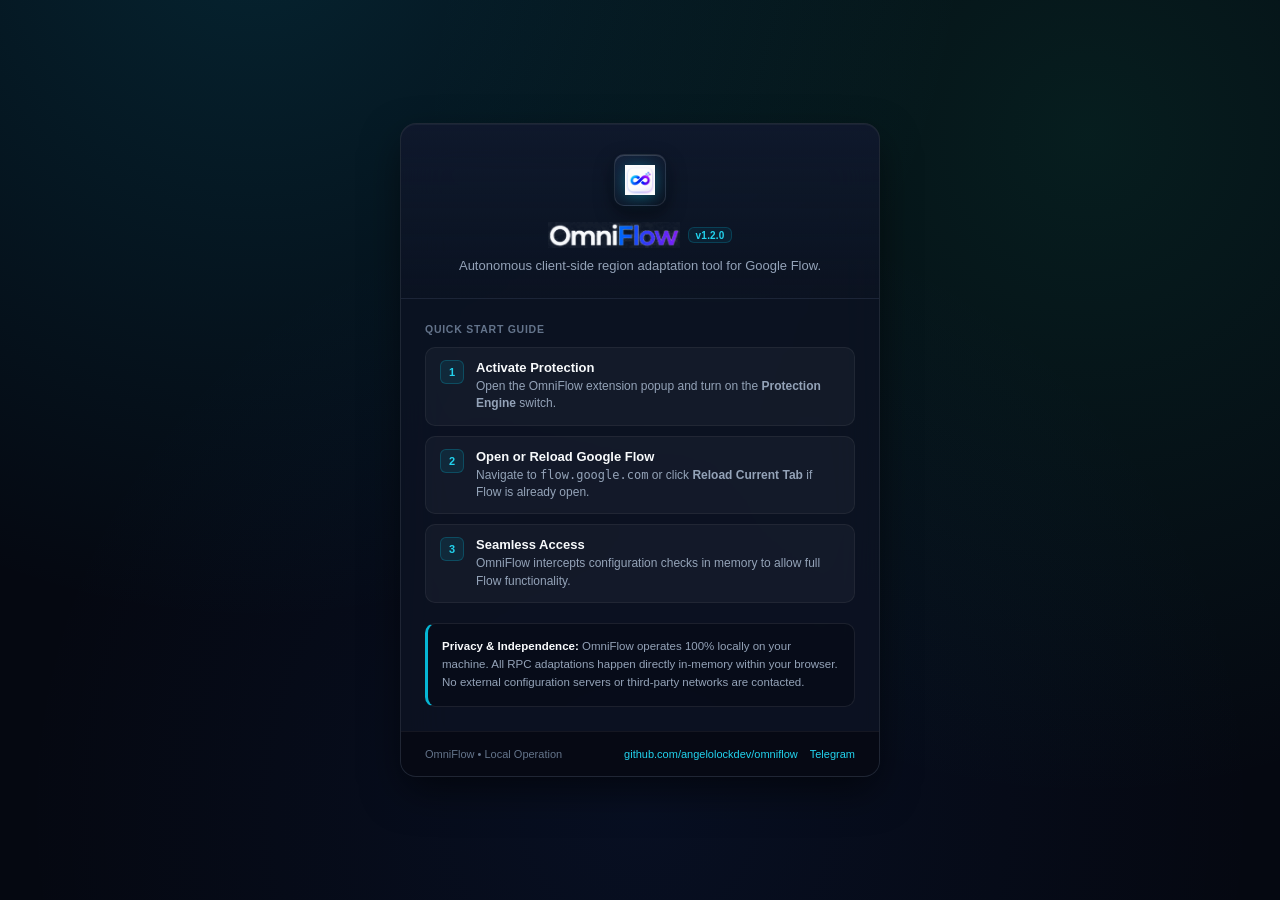
<file: info.html>
<!doctype html>
<html lang="en" dir="ltr">
<head>
<meta charset="utf-8">
<meta name="viewport" content="width=device-width,initial-scale=1">
<meta name="color-scheme" content="dark">
<title>OmniFlow — Documentation & Guide</title>
<style>
  :root {
    --bg-page: #050811;
    --surface-card: rgba(13, 19, 35, 0.82);
    --surface-elevated: rgba(20, 31, 56, 0.82);
    --surface-subtle: rgba(255, 255, 255, 0.035);
    --border-subtle: rgba(255, 255, 255, 0.06);
    --border-card: rgba(255, 255, 255, 0.085);
    --border-focus: rgba(6, 182, 212, 0.45);
    --text-primary: #f8fafc;
    --text-secondary: #94a3b8;
    --text-muted: #64748b;
    
    --brand-cyan: #06b6d4;
    --brand-cyan-light: #22d3ee;
    --brand-mint: #10b981;
    --brand-mint-light: #34d399;
    --gradient-brand: linear-gradient(135deg, #0ea5e9 0%, #06b6d4 42%, #10b981 100%);
    --gradient-text: linear-gradient(135deg, #38bdf8 0%, #22d3ee 45%, #34d399 100%);
    
    --font-sans: -apple-system, BlinkMacSystemFont, "Segoe UI", Roboto, "Helvetica Neue", Arial, sans-serif;
    --radius-lg: 16px;
    --radius-md: 10px;
    --radius-sm: 6px;
    --ease: cubic-bezier(0.16, 1, 0.3, 1);
  }

  *, *::before, *::after {
    box-sizing: border-box;
  }

  html {
    color-scheme: dark;
  }

  body {
    margin: 0;
    min-height: 100vh;
    display: flex;
    align-items: center;
    justify-content: center;
    background: radial-gradient(circle at 20% -10%, rgba(6, 182, 212, 0.16), transparent 50%),
                radial-gradient(circle at 85% 15%, rgba(16, 185, 129, 0.12), transparent 50%),
                radial-gradient(circle at 50% 90%, rgba(37, 99, 235, 0.08), transparent 60%),
                var(--bg-page);
    color: var(--text-primary);
    font-family: var(--font-sans);
    -webkit-font-smoothing: antialiased;
    padding: 32px 16px;
  }

  .container {
    width: 100%;
    max-width: 480px;
    background: var(--surface-card);
    border: 1px solid var(--border-card);
    border-radius: var(--radius-lg);
    box-shadow: 0 16px 40px -4px rgba(0, 0, 0, 0.55), inset 0 1px 0 rgba(255, 255, 255, 0.08);
    backdrop-filter: blur(24px);
    -webkit-backdrop-filter: blur(24px);
    overflow: hidden;
  }

  .header {
    padding: 30px 24px 22px;
    text-align: center;
    border-bottom: 1px solid var(--border-subtle);
    background: linear-gradient(180deg, rgba(20, 31, 56, 0.45) 0%, transparent 100%);
  }

  .logo-box {
    width: 52px;
    height: 52px;
    margin: 0 auto 16px;
    border-radius: var(--radius-md);
    background: linear-gradient(145deg, rgba(22, 33, 58, 0.95), rgba(11, 17, 32, 0.95));
    border: 1px solid rgba(255, 255, 255, 0.1);
    display: flex;
    align-items: center;
    justify-content: center;
    box-shadow: 0 8px 20px rgba(0, 0, 0, 0.45), inset 0 1px 0 rgba(255, 255, 255, 0.15);
  }

  .logo-icon {
    width: 30px;
    height: auto;
    filter: drop-shadow(0 2px 8px rgba(6, 182, 212, 0.45));
  }

  .title-row {
    display: flex;
    align-items: center;
    justify-content: center;
    gap: 8px;
    margin-bottom: 8px;
  }

  .version-tag {
    font-size: 10px;
    font-weight: 700;
    color: var(--brand-cyan-light);
    background: rgba(6, 182, 212, 0.08);
    border: 1px solid rgba(6, 182, 212, 0.22);
    padding: 1.5px 6.5px;
    border-radius: var(--radius-sm);
    letter-spacing: 0.02em;
  }

  .subtitle {
    margin: 0;
    font-size: 13px;
    color: var(--text-secondary);
    line-height: 1.5;
  }

  .content {
    padding: 24px;
    display: flex;
    flex-direction: column;
    gap: 20px;
  }

  .section-title {
    font-size: 10.5px;
    font-weight: 700;
    letter-spacing: 0.07em;
    text-transform: uppercase;
    color: var(--text-muted);
    margin: 0 0 12px;
  }

  .steps-list {
    display: flex;
    flex-direction: column;
    gap: 10px;
  }

  .step-card {
    display: flex;
    align-items: flex-start;
    gap: 12px;
    padding: 12px 14px;
    border-radius: var(--radius-md);
    background: var(--surface-subtle);
    border: 1px solid var(--border-subtle);
    transition: all 160ms var(--ease);
  }

  .step-card:hover {
    border-color: rgba(255, 255, 255, 0.12);
    background: rgba(255, 255, 255, 0.05);
  }

  .step-num {
    width: 24px;
    height: 24px;
    border-radius: var(--radius-sm);
    background: rgba(6, 182, 212, 0.1);
    border: 1px solid rgba(6, 182, 212, 0.25);
    color: var(--brand-cyan-light);
    font-size: 11px;
    font-weight: 700;
    display: flex;
    align-items: center;
    justify-content: center;
    flex-shrink: 0;
  }

  .step-text h3 {
    margin: 0 0 3px;
    font-size: 13px;
    font-weight: 600;
    color: var(--text-primary);
  }

  .step-text p {
    margin: 0;
    font-size: 12px;
    color: var(--text-secondary);
    line-height: 1.45;
  }

  .info-box {
    padding: 14px;
    border-radius: var(--radius-md);
    background: rgba(7, 12, 24, 0.65);
    border: 1px solid var(--border-card);
    border-left: 3px solid var(--brand-cyan);
  }

  .info-box p {
    margin: 0;
    font-size: 11.5px;
    line-height: 1.55;
    color: var(--text-secondary);
  }

  .info-box strong {
    color: var(--text-primary);
  }

  .footer {
    padding: 16px 24px;
    border-top: 1px solid var(--border-subtle);
    display: flex;
    align-items: center;
    justify-content: space-between;
    font-size: 11px;
    color: var(--text-muted);
    background: rgba(5, 8, 17, 0.7);
  }

  .footer-links {
    display: flex;
    align-items: center;
    gap: 12px;
  }

  .footer a {
    color: var(--brand-cyan-light);
    text-decoration: none;
    transition: color 150ms;
  }

  .footer a:hover {
    text-decoration: underline;
    color: #67e8f9;
  }
</style>
</head>
<body>
<main class="container">
  <header class="header">
    <div class="logo-box">
      <img class="logo-icon" src="assets/icon.png" alt="OmniFlow" width="30" height="34">
    </div>
    <div class="title-row">
      <img src="assets/logo-type.png" alt="OmniFlow" height="26">
      <span class="version-tag">v1.2.0</span>
    </div>
    <p class="subtitle">Autonomous client-side region adaptation tool for Google Flow.</p>
  </header>

  <div class="content">
    <div>
      <div class="section-title">QUICK START GUIDE</div>
      <div class="steps-list">
        <div class="step-card">
          <div class="step-num">1</div>
          <div class="step-text">
            <h3>Activate Protection</h3>
            <p>Open the OmniFlow extension popup and turn on the <strong>Protection Engine</strong> switch.</p>
          </div>
        </div>
        <div class="step-card">
          <div class="step-num">2</div>
          <div class="step-text">
            <h3>Open or Reload Google Flow</h3>
            <p>Navigate to <code>flow.google.com</code> or click <strong>Reload Current Tab</strong> if Flow is already open.</p>
          </div>
        </div>
        <div class="step-card">
          <div class="step-num">3</div>
          <div class="step-text">
            <h3>Seamless Access</h3>
            <p>OmniFlow intercepts configuration checks in memory to allow full Flow functionality.</p>
          </div>
        </div>
      </div>
    </div>

    <div class="info-box">
      <p><strong>Privacy & Independence:</strong> OmniFlow operates 100% locally on your machine. All RPC adaptations happen directly in-memory within your browser. No external configuration servers or third-party networks are contacted.</p>
    </div>
  </div>

  <footer class="footer">
    <span>OmniFlow &bull; Local Operation</span>
    <div class="footer-links">
      <a href="https://github.com/angelolockdev/omniflow" target="_blank" rel="noopener noreferrer">github.com/angelolockdev/omniflow</a>
      <a href="https://t.me/OmniFlow" target="_blank" rel="noopener noreferrer">Telegram</a>
    </div>
  </footer>
</main>
</body>
</html>
</file>
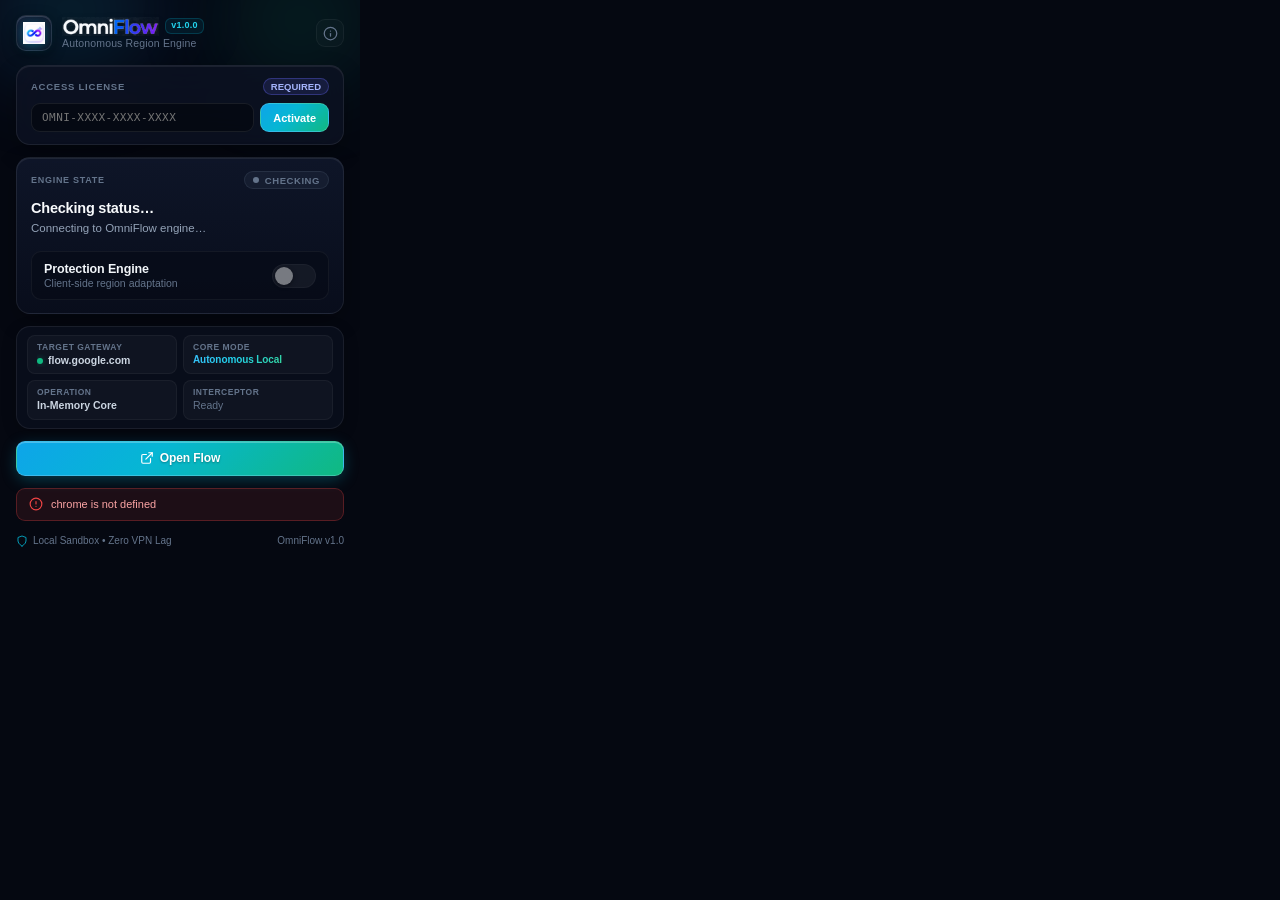
<file: panel.html>
<!doctype html>
<html lang="en" dir="ltr">
<head>
<meta charset="utf-8">
<meta name="viewport" content="width=device-width,initial-scale=1">
<meta name="color-scheme" content="dark">
<meta http-equiv="Content-Security-Policy" content="default-src 'self'; base-uri 'none'; object-src 'none'; script-src 'self'; style-src 'self'; img-src 'self'; connect-src 'self' https://omniflow-admin.vercel.app;">
<title>OmniFlow</title>
<link rel="stylesheet" href="panel.css">
</head>
<body>
<main class="app-container">
  <!-- Multi-layered ambient lighting -->
  <div class="ambient-glow-left" aria-hidden="true"></div>
  <div class="ambient-glow-right" aria-hidden="true"></div>

  <!-- Header Section -->
  <header class="app-header">
    <div class="brand-wrap">
      <div class="brand-icon-box">
        <img class="brand-icon" src="assets/icon-48.png" alt="OmniFlow" width="24" height="24">
      </div>
      <div class="brand-text">
        <div class="brand-title-row">
          <img class="brand-logotype" src="assets/logo-type.png" alt="OmniFlow" height="19">
          <span class="version-badge">v1.0.0</span>
        </div>
        <span class="brand-caption">Autonomous Region Engine</span>
      </div>
    </div>
    <a href="info.html" target="_blank" rel="noopener noreferrer" class="icon-link-btn" title="Documentation & Guide" aria-label="Documentation and Guide">
      <svg width="15" height="15" viewBox="0 0 24 24" fill="none" stroke="currentColor" stroke-width="2" stroke-linecap="round" stroke-linejoin="round">
        <circle cx="12" cy="12" r="10"></circle>
        <path d="M12 16v-4"></path>
        <path d="M12 8h.01"></path>
      </svg>
    </a>
  </header>

  <!-- Access License Card -->
  <section id="license-card" class="card license-card">
    <div class="license-header">
      <span class="license-label">ACCESS LICENSE</span>
      <span id="license-badge" class="license-badge">REQUIRED</span>
    </div>

    <form id="token-form" class="license-form" autocomplete="off">
      <input
        id="token-input"
        class="token-input"
        type="text"
        placeholder="OMNI-XXXX-XXXX-XXXX"
        spellcheck="false"
        aria-label="OmniFlow Access Token"
      >
      <button id="token-submit" class="token-submit-btn" type="submit">Activate</button>
    </form>

    <div id="token-active-view" class="token-active-view" hidden>
      <div class="token-active-info">
        <span id="token-masked" class="token-masked">OMNI-••••-XXXX</span>
        <span id="token-meta" class="token-meta-text">Active • 1/2 devices</span>
      </div>
      <button id="token-logout" class="token-logout-btn" type="button" title="Disconnect Token">Disconnect</button>
    </div>
  </section>

  <!-- Hero Status Card -->
  <section id="status-card" class="card hero-status-card" data-state="idle">
    <div class="status-top-bar">
      <span class="status-eyebrow">ENGINE STATE</span>
      <div class="status-pill status-pill--idle">
        <span class="status-ping" aria-hidden="true"></span>
        <span class="status-dot"></span>
        <span class="status-pill-text">CHECKING</span>
      </div>
    </div>

    <div class="status-body">
      <h2 id="status-title" class="status-title">Checking status…</h2>
      <p id="status-desc" class="status-desc">Connecting to OmniFlow engine…</p>

      <div id="status" class="legacy-status-anchor" aria-hidden="true">
        <span class="status-dot"></span>
        <span class="status-text"></span>
      </div>
    </div>

    <!-- Toggle Island -->
    <div class="toggle-island">
      <div class="toggle-info">
        <span class="toggle-title">Protection Engine</span>
        <span class="toggle-subtitle">Client-side region adaptation</span>
      </div>
      <button id="toggle" class="switch" role="switch" aria-checked="false" aria-label="Enable Protection Engine" disabled>
        <span class="switch-track">
          <span class="switch-thumb"></span>
        </span>
      </button>
    </div>
  </section>

  <!-- 2x2 Technical Environment Matrix -->
  <section class="card matrix-card">
    <div class="matrix-grid">
      <div class="matrix-item">
        <span class="matrix-label">TARGET GATEWAY</span>
        <div class="matrix-value">
          <span class="target-beacon"></span>
          <span class="truncate">flow.google.com</span>
        </div>
      </div>
      <div class="matrix-item">
        <span class="matrix-label">CORE MODE</span>
        <div class="matrix-value">
          <span class="gradient-tag">Autonomous Local</span>
        </div>
      </div>
      <div class="matrix-item">
        <span class="matrix-label">OPERATION</span>
        <div class="matrix-value">In-Memory Core</div>
      </div>
      <div class="matrix-item">
        <span class="matrix-label">INTERCEPTOR</span>
        <div id="interceptor-state" class="matrix-value info-val--idle">Ready</div>
      </div>
    </div>
  </section>

  <!-- Action Controls -->
  <div class="actions-group">
    <button id="open" class="btn btn-primary" type="button" title="Open Google Flow">
      <svg class="btn-icon" width="14" height="14" viewBox="0 0 24 24" fill="none" stroke="currentColor" stroke-width="2" stroke-linecap="round" stroke-linejoin="round">
        <path d="M18 13v6a2 2 0 0 1-2 2H5a2 2 0 0 1-2-2V8a2 2 0 0 1 2-2h6"></path>
        <polyline points="15 3 21 3 21 9"></polyline>
        <line x1="10" y1="14" x2="21" y2="3"></line>
      </svg>
      <span>Open Flow</span>
    </button>
    <button id="reload" class="btn btn-secondary" type="button" title="Reload Current Tab" hidden>
      <svg class="btn-icon" width="14" height="14" viewBox="0 0 24 24" fill="none" stroke="currentColor" stroke-width="2" stroke-linecap="round" stroke-linejoin="round">
        <path d="M21.5 2v6h-6M2.5 22v-6h6M2 11.5a10 10 0 0 1 18.8-4.3M22 12.5a10 10 0 0 1-18.8 4.2"></path>
      </svg>
      <span>Reload Tab</span>
    </button>
  </div>

  <!-- Error Notification Banner (Conditional) -->
  <div id="error-box" class="error-banner" hidden>
    <svg class="error-icon" width="14" height="14" viewBox="0 0 24 24" fill="none" stroke="currentColor" stroke-width="2" stroke-linecap="round" stroke-linejoin="round">
      <circle cx="12" cy="12" r="10"></circle>
      <line x1="12" y1="8" x2="12" y2="12"></line>
      <line x1="12" y1="16" x2="12.01" y2="16"></line>
    </svg>
    <span id="error" class="error-text" role="alert"></span>
  </div>

  <!-- Footer -->
  <footer class="app-footer">
    <div class="footer-meta">
      <svg class="footer-shield" width="12" height="12" viewBox="0 0 24 24" fill="none" stroke="currentColor" stroke-width="2" stroke-linecap="round" stroke-linejoin="round">
        <path d="M12 22s8-4 8-10V5l-8-3-8 3v7c0 6 8 10 8 10z"></path>
      </svg>
      <span>Local Sandbox • Zero VPN Lag</span>
    </div>
    <a href="https://angelolockdev.github.io/omniflow/" target="_blank" rel="noopener noreferrer" class="footer-link">
      OmniFlow v1.0
    </a>
  </footer>
</main>
<script src="panel.js"></script>
</body>
</html>
</file>
<file: panel.css>
/* ==========================================================================
   OmniFlow — Modern Luminous Obsidian Theme
   Palette: Deep Space Obsidian (#050811) + Cyan / Electric Blue / Mint (#06b6d4, #2563eb, #10b981)
   ========================================================================== */

:root {
  /* Canvas & Surfaces */
  --bg-app: #050811;
  --surface-card: rgba(13, 19, 35, 0.78);
  --surface-card-hover: rgba(18, 27, 49, 0.88);
  --surface-elevated: rgba(20, 31, 56, 0.82);
  --surface-island: rgba(7, 12, 24, 0.65);
  --surface-tile: rgba(255, 255, 255, 0.03);
  --surface-tile-hover: rgba(255, 255, 255, 0.055);
  --surface-subtle: rgba(255, 255, 255, 0.03);

  /* Hairline Borders */
  --border-subtle: rgba(255, 255, 255, 0.06);
  --border-card: rgba(255, 255, 255, 0.08);
  --border-card-hover: rgba(255, 255, 255, 0.16);
  --border-focus: rgba(6, 182, 212, 0.45);

  /* Typography */
  --text-primary: #f8fafc;
  --text-secondary: #94a3b8;
  --text-muted: #64748b;

  /* OmniFlow Ribbon Gradient Tokens */
  --brand-blue: #2563eb;
  --brand-sky: #0ea5e9;
  --brand-cyan: #06b6d4;
  --brand-cyan-light: #22d3ee;
  --brand-mint: #10b981;
  --brand-mint-light: #34d399;

  --gradient-brand: linear-gradient(135deg, #0ea5e9 0%, #06b6d4 42%, #10b981 100%);
  --gradient-brand-hover: linear-gradient(135deg, #38bdf8 0%, #22d3ee 42%, #34d399 100%);
  --gradient-card: linear-gradient(180deg, rgba(16, 24, 44, 0.88) 0%, rgba(9, 14, 28, 0.94) 100%);
  --gradient-text: linear-gradient(135deg, #38bdf8 0%, #22d3ee 45%, #34d399 100%);

  /* Status Colors & Glows */
  --status-ok: #10b981;
  --status-ok-glow: rgba(16, 185, 129, 0.4);
  --status-ok-bg: rgba(16, 185, 129, 0.1);
  --status-ok-border: rgba(16, 185, 129, 0.28);

  --status-armed: #06b6d4;
  --status-armed-glow: rgba(6, 182, 212, 0.4);
  --status-armed-bg: rgba(6, 182, 212, 0.1);
  --status-armed-border: rgba(6, 182, 212, 0.28);

  --status-warn: #f59e0b;
  --status-warn-glow: rgba(245, 158, 11, 0.4);
  --status-warn-bg: rgba(245, 158, 11, 0.1);
  --status-warn-border: rgba(245, 158, 11, 0.28);

  --status-bad: #ef4444;
  --status-bad-glow: rgba(239, 68, 68, 0.4);
  --status-bad-bg: rgba(239, 68, 68, 0.1);
  --status-bad-border: rgba(239, 68, 68, 0.28);

  --status-idle: #64748b;
  --status-idle-bg: rgba(100, 116, 139, 0.1);
  --status-idle-border: rgba(100, 116, 139, 0.2);

  /* Layout & Animation */
  --font-sans: -apple-system, BlinkMacSystemFont, "Segoe UI", Roboto, "Helvetica Neue", Arial, sans-serif;
  --radius-xl: 14px;
  --radius-lg: 12px;
  --radius-md: 9px;
  --radius-sm: 6px;
  --radius-full: 9999px;
  --ease-spring: cubic-bezier(0.16, 1, 0.3, 1);
  --duration-fast: 160ms;
  --duration-normal: 240ms;
}

/* Reset & Base */
*, *::before, *::after {
  box-sizing: border-box;
}

html {
  color-scheme: dark;
}

body {
  margin: 0;
  padding: 0;
  width: 360px;
  background-color: var(--bg-app);
  color: var(--text-primary);
  font-family: var(--font-sans);
  -webkit-font-smoothing: antialiased;
  -moz-osx-font-smoothing: grayscale;
  overflow: hidden;
  user-select: none;
}

/* Main Container */
.app-container {
  position: relative;
  padding: 15px 16px;
  display: flex;
  flex-direction: column;
  gap: 12px;
  background-color: var(--bg-app);
  animation: appAppear 260ms var(--ease-spring) both;
  overflow: hidden;
}

@keyframes appAppear {
  from {
    opacity: 0;
    transform: translateY(3px) scale(0.99);
  }
  to {
    opacity: 1;
    transform: translateY(0) scale(1);
  }
}

/* Ambient Backdrops (Dual Glow Halo) */
.ambient-glow-left {
  position: absolute;
  top: -80px;
  left: -40px;
  width: 220px;
  height: 180px;
  background: radial-gradient(ellipse at center, rgba(6, 182, 212, 0.18), rgba(37, 99, 235, 0.08) 60%, transparent 80%);
  filter: blur(36px);
  pointer-events: none;
  z-index: 0;
}

.ambient-glow-right {
  position: absolute;
  top: -70px;
  right: -40px;
  width: 200px;
  height: 180px;
  background: radial-gradient(ellipse at center, rgba(16, 185, 129, 0.14), rgba(6, 182, 212, 0.05) 60%, transparent 80%);
  filter: blur(36px);
  pointer-events: none;
  z-index: 0;
}

/* App Header */
.app-header {
  position: relative;
  z-index: 1;
  display: flex;
  align-items: center;
  justify-content: space-between;
  padding-bottom: 2px;
}

.brand-wrap {
  display: flex;
  align-items: center;
  gap: 10px;
}

.brand-icon-box {
  width: 36px;
  height: 36px;
  border-radius: 10px;
  background: linear-gradient(145deg, rgba(22, 33, 58, 0.9), rgba(11, 17, 32, 0.95));
  border: 1px solid rgba(255, 255, 255, 0.1);
  display: flex;
  align-items: center;
  justify-content: center;
  box-shadow: 0 4px 14px rgba(0, 0, 0, 0.45), inset 0 1px 0 rgba(255, 255, 255, 0.15);
  transition: border-color var(--duration-fast) var(--ease-spring), box-shadow var(--duration-fast);
  flex-shrink: 0;
}

.brand-icon-box:hover {
  border-color: rgba(6, 182, 212, 0.35);
  box-shadow: 0 4px 16px rgba(6, 182, 212, 0.2), inset 0 1px 0 rgba(255, 255, 255, 0.2);
}

.brand-icon {
  width: 22px;
  height: auto;
  max-height: 25px;
  object-fit: contain;
  filter: drop-shadow(0 2px 6px rgba(6, 182, 212, 0.4));
}

.brand-text {
  display: flex;
  flex-direction: column;
  gap: 1.5px;
}

.brand-title-row {
  display: flex;
  align-items: center;
  gap: 6px;
  white-space: nowrap;
}

.brand-logotype {
  height: 19px;
  width: auto;
  max-width: 140px;
  object-fit: contain;
  display: block;
  filter: drop-shadow(0 1px 3px rgba(0, 0, 0, 0.5));
}

.version-badge {
  font-size: 9px;
  font-weight: 700;
  color: #22d3ee;
  background: rgba(6, 182, 212, 0.08);
  border: 1px solid rgba(6, 182, 212, 0.22);
  padding: 1px 5.5px;
  border-radius: var(--radius-sm);
  letter-spacing: 0.03em;
  line-height: 1.3;
  white-space: nowrap;
}

.brand-caption {
  font-size: 10.5px;
  color: var(--text-muted);
  font-weight: 500;
  letter-spacing: 0.015em;
  white-space: nowrap;
}

.icon-link-btn {
  width: 28px;
  height: 28px;
  display: flex;
  align-items: center;
  justify-content: center;
  border-radius: var(--radius-md);
  color: var(--text-muted);
  background: rgba(255, 255, 255, 0.02);
  border: 1px solid rgba(255, 255, 255, 0.05);
  text-decoration: none;
  transition: all var(--duration-fast) var(--ease-spring);
  flex-shrink: 0;
}

.icon-link-btn:hover {
  color: #22d3ee;
  background: rgba(6, 182, 212, 0.08);
  border-color: rgba(6, 182, 212, 0.25);
  box-shadow: 0 0 10px rgba(6, 182, 212, 0.15);
}

.icon-link-btn:focus-visible {
  outline: 2px solid var(--border-focus);
  outline-offset: 2px;
}

/* Card Foundation */
.card {
  position: relative;
  z-index: 1;
  background: var(--surface-card);
  border: 1px solid var(--border-card);
  border-radius: var(--radius-xl);
  padding: 13px 14px;
  backdrop-filter: blur(20px);
  -webkit-backdrop-filter: blur(20px);
  box-shadow: 0 8px 24px -4px rgba(0, 0, 0, 0.4), inset 0 1px 0 rgba(255, 255, 255, 0.07);
  transition: border-color var(--duration-fast) var(--ease-spring), box-shadow var(--duration-fast);
}

/* Hero Status Card */
.hero-status-card {
  display: flex;
  flex-direction: column;
  gap: 10px;
  background: var(--gradient-card);
}

.hero-status-card[data-state="ok"] {
  border-color: var(--status-ok-border);
  box-shadow: 0 8px 28px -4px rgba(16, 185, 129, 0.12), inset 0 1px 0 rgba(255, 255, 255, 0.09);
}

.hero-status-card[data-state="armed"] {
  border-color: var(--status-armed-border);
  box-shadow: 0 8px 28px -4px rgba(6, 182, 212, 0.12), inset 0 1px 0 rgba(255, 255, 255, 0.09);
}

.hero-status-card[data-state="warn"] {
  border-color: var(--status-warn-border);
  box-shadow: 0 8px 28px -4px rgba(245, 158, 11, 0.12), inset 0 1px 0 rgba(255, 255, 255, 0.09);
}

.hero-status-card[data-state="bad"] {
  border-color: var(--status-bad-border);
  box-shadow: 0 8px 28px -4px rgba(239, 68, 68, 0.12), inset 0 1px 0 rgba(255, 255, 255, 0.09);
}

.status-top-bar {
  display: flex;
  align-items: center;
  justify-content: space-between;
  white-space: nowrap;
}

.status-eyebrow {
  font-size: 9px;
  font-weight: 700;
  letter-spacing: 0.08em;
  color: var(--text-muted);
  text-transform: uppercase;
  white-space: nowrap;
}

/* Status Pill */
.status-pill {
  position: relative;
  display: inline-flex;
  align-items: center;
  gap: 6px;
  padding: 2.5px 8px;
  border-radius: var(--radius-full);
  font-size: 9.5px;
  font-weight: 700;
  letter-spacing: 0.06em;
  text-transform: uppercase;
  white-space: nowrap;
  transition: all var(--duration-normal) var(--ease-spring);
}

.status-pill-text {
  white-space: nowrap;
}

.status-dot {
  width: 6px;
  height: 6px;
  border-radius: var(--radius-full);
  flex-shrink: 0;
  transition: background-color var(--duration-fast);
}

.status-ping {
  position: absolute;
  left: 8px;
  width: 6px;
  height: 6px;
  border-radius: var(--radius-full);
  pointer-events: none;
  opacity: 0;
}

/* Pill Modifiers */
.status-pill--ok {
  background: var(--status-ok-bg);
  border: 1px solid var(--status-ok-border);
  color: #34d399;
}
.status-pill--ok .status-dot {
  background-color: var(--status-ok);
  box-shadow: 0 0 8px var(--status-ok-glow);
}
.status-pill--ok .status-ping {
  background-color: var(--status-ok);
  animation: pingPulse 2s cubic-bezier(0, 0, 0.2, 1) infinite;
}

.status-pill--armed {
  background: var(--status-armed-bg);
  border: 1px solid var(--status-armed-border);
  color: #22d3ee;
}
.status-pill--armed .status-dot {
  background-color: var(--status-armed);
  box-shadow: 0 0 8px var(--status-armed-glow);
}
.status-pill--armed .status-ping {
  background-color: var(--status-armed);
  animation: pingPulse 2s cubic-bezier(0, 0, 0.2, 1) infinite;
}

.status-pill--warn {
  background: var(--status-warn-bg);
  border: 1px solid var(--status-warn-border);
  color: #fbbf24;
}
.status-pill--warn .status-dot {
  background-color: var(--status-warn);
  box-shadow: 0 0 8px var(--status-warn-glow);
}

.status-pill--bad {
  background: var(--status-bad-bg);
  border: 1px solid var(--status-bad-border);
  color: #f87171;
}
.status-pill--bad .status-dot {
  background-color: var(--status-bad);
  box-shadow: 0 0 8px var(--status-bad-glow);
}

.status-pill--idle {
  background: var(--status-idle-bg);
  border: 1px solid var(--status-idle-border);
  color: var(--text-muted);
}
.status-pill--idle .status-dot {
  background-color: var(--status-idle);
}

@keyframes pingPulse {
  0% {
    transform: scale(0.95);
    opacity: 0.8;
  }
  70%, 100% {
    transform: scale(2.4);
    opacity: 0;
  }
}

/* Status Body */
.status-body {
  display: flex;
  flex-direction: column;
  gap: 3px;
}

.status-title {
  margin: 0;
  font-size: 14.5px;
  font-weight: 700;
  letter-spacing: -0.015em;
  color: var(--text-primary);
  line-height: 1.25;
  white-space: nowrap;
  overflow: hidden;
  text-overflow: ellipsis;
}

.status-desc {
  margin: 0;
  font-size: 11.5px;
  line-height: 1.45;
  color: var(--text-secondary);
}

.legacy-status-anchor {
  display: none !important;
}

/* Toggle Island */
.toggle-island {
  display: flex;
  align-items: center;
  justify-content: space-between;
  margin-top: 4px;
  padding: 10px 12px;
  background: var(--surface-island);
  border: 1px solid rgba(255, 255, 255, 0.05);
  border-radius: 10px;
}

.toggle-info {
  display: flex;
  flex-direction: column;
  gap: 1.5px;
}

.toggle-title {
  font-size: 12.5px;
  font-weight: 600;
  color: #f1f5f9;
  letter-spacing: -0.01em;
  white-space: nowrap;
}

.toggle-subtitle {
  font-size: 10.5px;
  color: var(--text-muted);
  white-space: nowrap;
}

/* Modern Tactile Switch */
.switch {
  position: relative;
  width: 44px;
  height: 24px;
  padding: 0;
  background: transparent;
  border: none;
  cursor: pointer;
  outline: none;
  flex-shrink: 0;
}

.switch:disabled {
  opacity: 0.45;
  cursor: not-allowed;
}

.switch:focus-visible .switch-track {
  outline: 2px solid var(--border-focus);
  outline-offset: 2px;
}

.switch-track {
  display: block;
  width: 100%;
  height: 100%;
  border-radius: var(--radius-full);
  background-color: rgba(255, 255, 255, 0.12);
  border: 1px solid rgba(255, 255, 255, 0.08);
  transition: all var(--duration-normal) var(--ease-spring);
  position: relative;
}

.switch-thumb {
  position: absolute;
  top: 2px;
  left: 2px;
  width: 18px;
  height: 18px;
  border-radius: var(--radius-full);
  background-color: #ffffff;
  box-shadow: 0 1px 4px rgba(0, 0, 0, 0.45), 0 2px 6px rgba(0, 0, 0, 0.2);
  transition: transform var(--duration-normal) var(--ease-spring);
}

.switch[aria-checked="true"] .switch-track,
.switch.is-checked .switch-track {
  background: var(--gradient-brand);
  border-color: rgba(6, 182, 212, 0.45);
  box-shadow: 0 0 14px rgba(6, 182, 212, 0.4);
}

.switch[aria-checked="true"] .switch-thumb,
.switch.is-checked .switch-thumb {
  transform: translateX(20px);
}

/* 2x2 Technical Matrix */
.matrix-card {
  background: rgba(12, 18, 33, 0.65);
  border: 1px solid rgba(255, 255, 255, 0.07);
  border-radius: var(--radius-xl);
  padding: 8px 10px;
  box-shadow: 0 4px 16px -2px rgba(0, 0, 0, 0.3);
}

.matrix-grid {
  display: grid;
  grid-template-columns: repeat(2, 1fr);
  gap: 6px;
}

.matrix-item {
  background: var(--surface-tile);
  border: 1px solid rgba(255, 255, 255, 0.045);
  border-radius: 8px;
  padding: 6px 9px;
  display: flex;
  flex-direction: column;
  gap: 2px;
  min-width: 0;
  overflow: hidden;
  transition: background var(--duration-fast), border-color var(--duration-fast);
}

.matrix-item:hover {
  background: var(--surface-tile-hover);
  border-color: rgba(255, 255, 255, 0.08);
}

.matrix-label {
  font-size: 8.5px;
  font-weight: 700;
  letter-spacing: 0.06em;
  color: var(--text-muted);
  text-transform: uppercase;
  white-space: nowrap !important;
  overflow: hidden;
  text-overflow: ellipsis;
}

.matrix-value,
.info-val {
  font-size: 10.5px;
  font-weight: 600;
  color: #cbd5e1;
  display: inline-flex;
  align-items: center;
  gap: 5px;
  min-width: 0;
  white-space: nowrap !important;
  overflow: hidden;
  text-overflow: ellipsis;
  line-height: 1.25;
}

.truncate {
  white-space: nowrap !important;
  overflow: hidden;
  text-overflow: ellipsis;
}

.target-beacon {
  width: 6px;
  height: 6px;
  border-radius: var(--radius-full);
  background-color: var(--status-ok);
  box-shadow: 0 0 6px var(--status-ok-glow);
  flex-shrink: 0;
}

.gradient-tag {
  background: var(--gradient-text);
  -webkit-background-clip: text;
  color: transparent;
  font-weight: 700;
  font-size: 10px;
  white-space: nowrap !important;
  letter-spacing: -0.01em;
}

.info-val--ok {
  color: #34d399;
  font-weight: 600;
}

.info-val--armed {
  color: #22d3ee;
  font-weight: 600;
}

.info-val--warn {
  color: #fbbf24;
  font-weight: 600;
}

.info-val--bad {
  color: #f87171;
  font-weight: 600;
}

.info-val--idle {
  color: var(--text-muted);
  font-weight: 500;
}

/* Actions Group (Side by Side Flex) */
.actions-group {
  display: flex;
  flex-direction: row;
  align-items: stretch;
  gap: 8px;
  position: relative;
  z-index: 1;
}

.btn {
  flex: 1 1 0;
  min-width: 0;
  display: inline-flex;
  align-items: center;
  justify-content: center;
  gap: 6px;
  padding: 9.5px 10px;
  border-radius: var(--radius-md);
  font-family: var(--font-sans);
  font-size: 12px;
  font-weight: 600;
  letter-spacing: -0.01em;
  cursor: pointer;
  border: 1px solid transparent;
  outline: none;
  white-space: nowrap;
  transition: all var(--duration-fast) var(--ease-spring);
}

.btn:active {
  transform: scale(0.985);
}

.btn:focus-visible {
  outline: 2px solid var(--border-focus);
  outline-offset: 2px;
}

.btn-primary {
  background: var(--gradient-brand);
  color: #ffffff;
  border-color: rgba(255, 255, 255, 0.2);
  box-shadow: 0 4px 16px -2px rgba(6, 182, 212, 0.35), inset 0 1px 0 rgba(255, 255, 255, 0.25);
  text-shadow: 0 1px 2px rgba(0, 0, 0, 0.3);
}

.btn-primary:hover {
  background: var(--gradient-brand-hover);
  transform: translateY(-1px);
  box-shadow: 0 6px 20px -2px rgba(6, 182, 212, 0.5), inset 0 1px 0 rgba(255, 255, 255, 0.3);
  border-color: rgba(255, 255, 255, 0.3);
}

.btn-secondary {
  background: rgba(255, 255, 255, 0.04);
  color: #e2e8f0;
  border-color: var(--border-card);
  box-shadow: 0 2px 8px rgba(0, 0, 0, 0.25);
}

.btn-secondary:hover {
  background: rgba(255, 255, 255, 0.08);
  border-color: var(--border-card-hover);
  color: #ffffff;
  transform: translateY(-1px);
}

.btn-icon {
  flex-shrink: 0;
}

/* Error Banner */
.error-banner {
  display: flex;
  align-items: center;
  gap: 8px;
  padding: 8px 12px;
  border-radius: var(--radius-md);
  background: var(--status-bad-bg);
  border: 1px solid var(--status-bad-border);
  color: #fca5a5;
  font-size: 11px;
  line-height: 1.4;
  position: relative;
  z-index: 1;
}

.error-icon {
  flex-shrink: 0;
  color: var(--status-bad);
}

.error-text {
  flex: 1;
}

/* Footer */
.app-footer {
  position: relative;
  z-index: 1;
  display: flex;
  align-items: center;
  justify-content: space-between;
  padding-top: 2px;
  font-size: 10px;
  color: var(--text-muted);
  white-space: nowrap;
}

.footer-meta {
  display: inline-flex;
  align-items: center;
  gap: 5px;
  white-space: nowrap;
}

.footer-shield {
  color: var(--brand-cyan);
  opacity: 0.85;
  flex-shrink: 0;
}

.footer-link {
  color: var(--text-muted);
  text-decoration: none;
  font-weight: 500;
  white-space: nowrap;
  transition: color var(--duration-fast);
}

.footer-link:hover {
  color: #22d3ee;
  text-decoration: underline;
}

.footer-link:focus-visible {
  outline: 2px solid var(--border-focus);
  outline-offset: 2px;
}

[hidden] {
  display: none !important;
}


/* License Access Card */
.license-card {
  position: relative;
  z-index: 1;
  padding: 12px 14px;
  display: flex;
  flex-direction: column;
  gap: 8px;
}

.license-header {
  display: flex;
  align-items: center;
  justify-content: space-between;
}

.license-label {
  font-size: 9.5px;
  font-weight: 700;
  letter-spacing: 0.08em;
  color: var(--text-muted);
  text-transform: uppercase;
}

.license-badge {
  font-size: 9.5px;
  font-weight: 700;
  padding: 2px 7px;
  border-radius: var(--radius-full);
  background: rgba(99, 102, 241, 0.14);
  border: 1px solid rgba(99, 102, 241, 0.35);
  color: #a5b4fc;
}

.license-badge.is-active {
  background: var(--status-ok-bg);
  border-color: var(--status-ok-border);
  color: #34d399;
}

.license-form {
  display: flex;
  gap: 6px;
}

.token-input {
  flex: 1;
  min-width: 0;
  padding: 7px 10px;
  border-radius: var(--radius-md);
  border: 1px solid var(--border-card);
  background: rgba(5, 8, 17, 0.75);
  color: var(--text-primary);
  font-family: ui-monospace, SFMono-Regular, Menlo, Consolas, monospace;
  font-size: 11px;
  letter-spacing: 0.04em;
  text-transform: uppercase;
  outline: none;
  transition: border-color var(--duration-fast);
}

.token-input:focus {
  border-color: var(--brand-cyan);
}

.token-submit-btn {
  padding: 7px 12px;
  border-radius: var(--radius-md);
  border: 1px solid rgba(255, 255, 255, 0.18);
  background: var(--gradient-brand);
  color: #ffffff;
  font-size: 11px;
  font-weight: 600;
  cursor: pointer;
  transition: all var(--duration-fast);
}

.token-submit-btn:hover:not(:disabled) {
  background: var(--gradient-brand-hover);
}

.token-submit-btn:disabled {
  opacity: 0.55;
  cursor: not-allowed;
}

.token-active-view {
  display: flex;
  align-items: center;
  justify-content: space-between;
  gap: 8px;
  padding: 7px 10px;
  border-radius: var(--radius-md);
  background: rgba(7, 12, 24, 0.65);
  border: 1px solid rgba(255, 255, 255, 0.06);
}

.token-active-info {
  display: flex;
  flex-direction: column;
  gap: 2px;
  min-width: 0;
}

.token-masked {
  font-family: ui-monospace, SFMono-Regular, Menlo, Consolas, monospace;
  font-size: 11.5px;
  font-weight: 700;
  color: #e2e8f0;
  letter-spacing: 0.04em;
}

.token-meta-text {
  font-size: 10px;
  color: var(--text-secondary);
}

.token-logout-btn {
  padding: 4px 8px;
  border-radius: var(--radius-sm);
  border: 1px solid rgba(239, 68, 68, 0.3);
  background: rgba(239, 68, 68, 0.1);
  color: #fca5a5;
  font-size: 10px;
  font-weight: 600;
  cursor: pointer;
}

.token-logout-btn:hover {
  background: rgba(239, 68, 68, 0.2);
}
</file>
